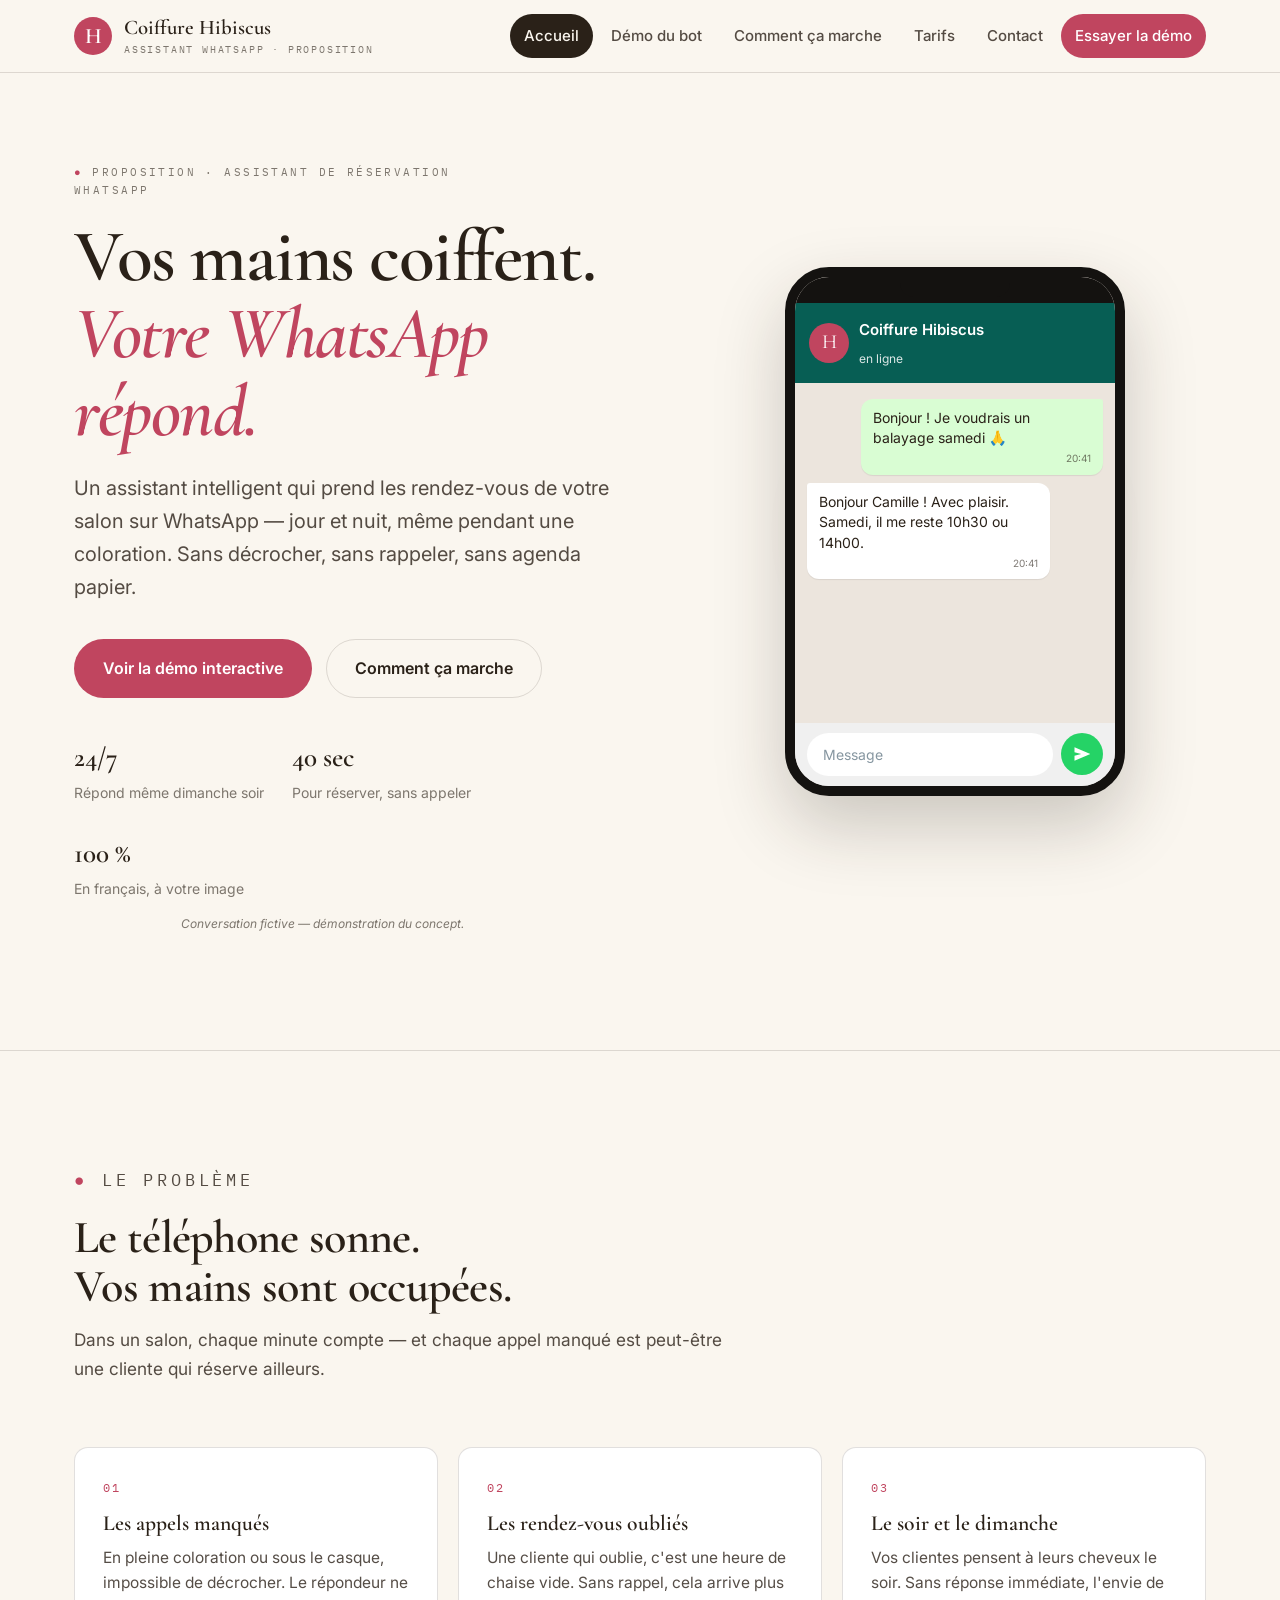
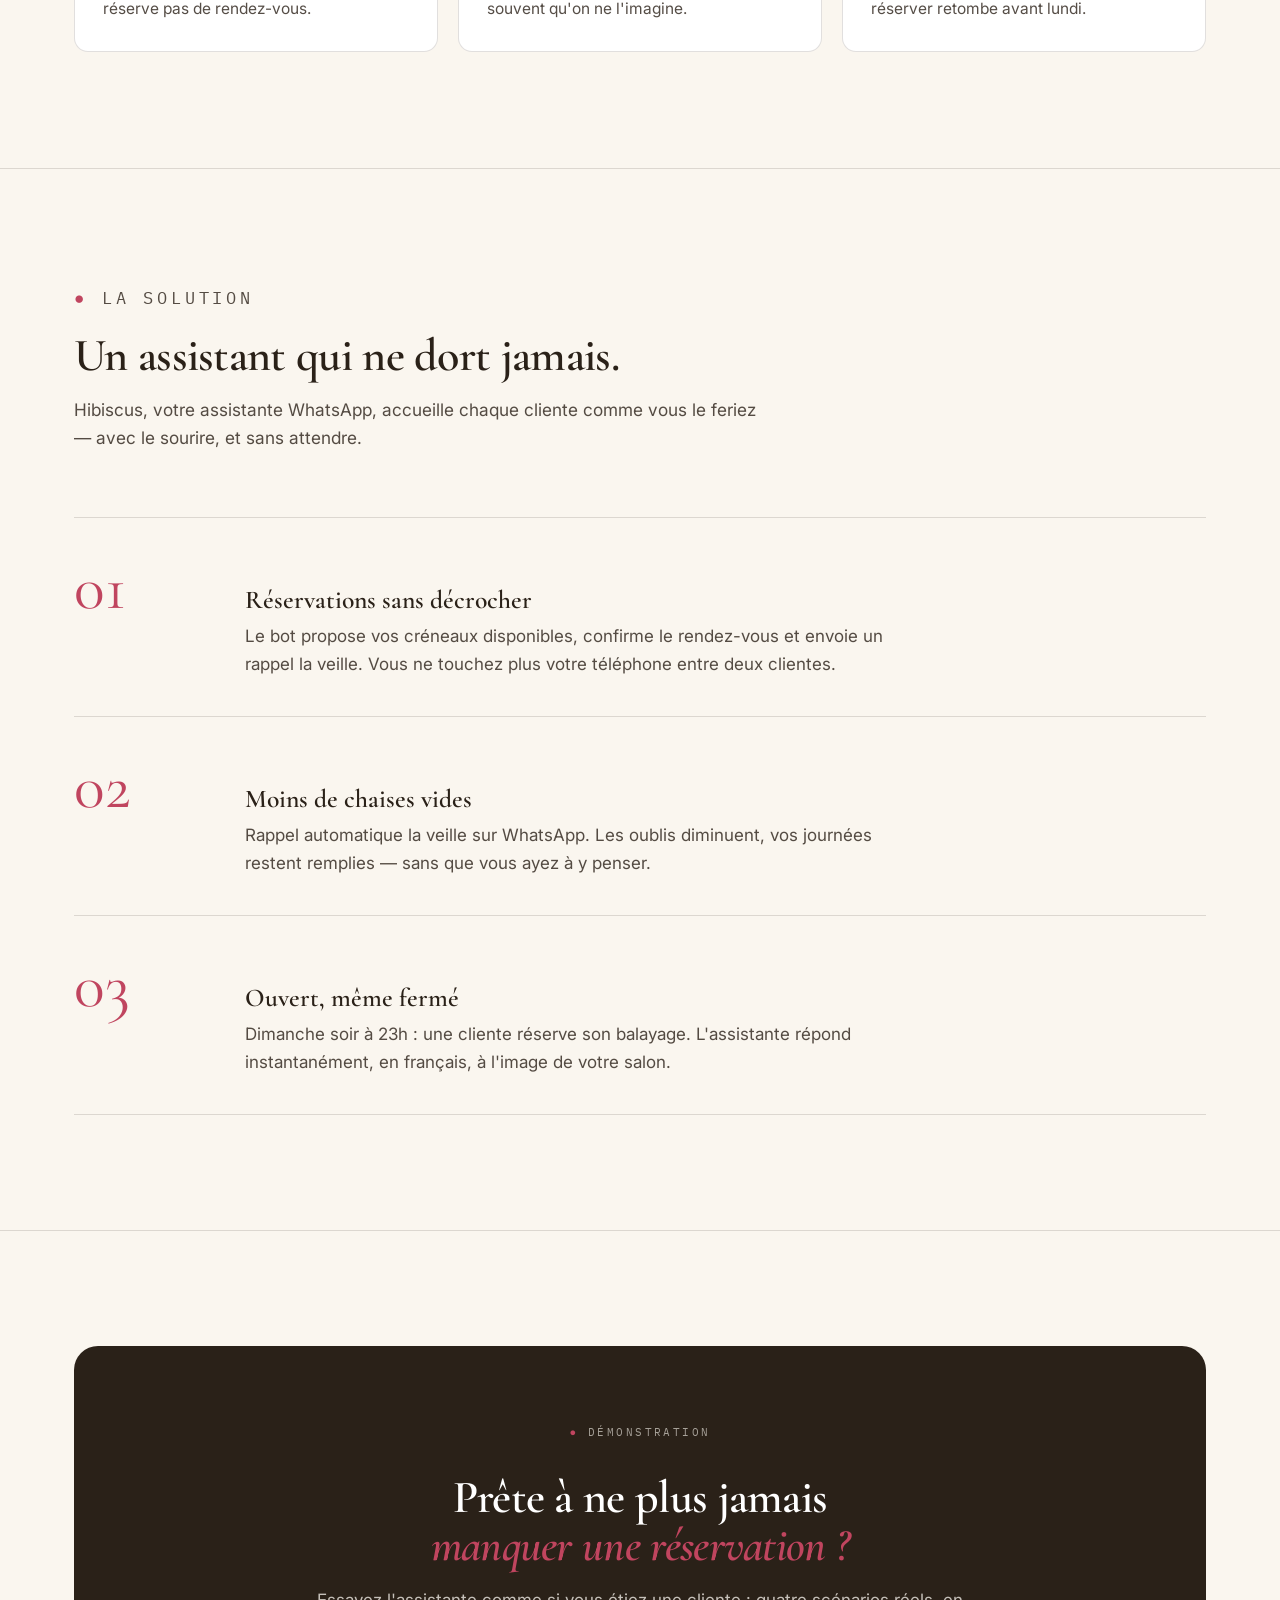
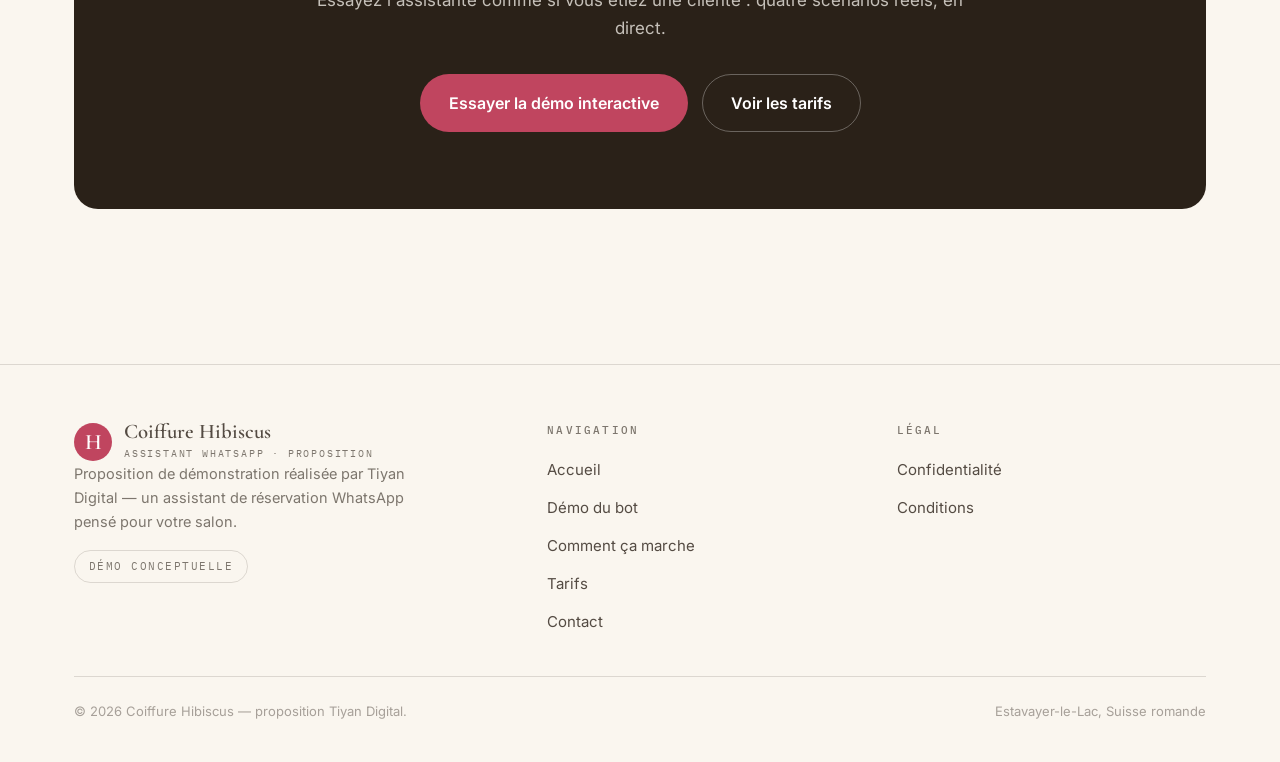
<file: index.html>
<!DOCTYPE html>
<html lang="fr">
<head>
  <script>document.documentElement.classList.add('js');</script>
  <meta charset="UTF-8">
  <meta name="viewport" content="width=device-width, initial-scale=1.0">
  <title>Coiffure Hibiscus — Assistant de réservation WhatsApp | Proposition</title>
  <meta name="description" content="Proposition : un assistant intelligent qui prend les rendez-vous de votre salon sur WhatsApp, jour et nuit. Démo interactive.">
  <link rel="preconnect" href="https://fonts.googleapis.com">
  <link rel="preconnect" href="https://fonts.gstatic.com" crossorigin>
  <link href="https://fonts.googleapis.com/css2?family=Cormorant+Garamond:ital,wght@0,500;0,600;1,500&family=Inter:wght@400;500;600&family=IBM+Plex+Mono:wght@400;500&display=swap" rel="stylesheet">
  <link rel="stylesheet" href="css/style.css">
  <link rel="icon" href="data:image/svg+xml,<svg xmlns='http://www.w3.org/2000/svg' viewBox='0 0 100 100'><circle cx='50' cy='50' r='46' fill='%23C0455F'/><text x='50' y='68' font-size='52' text-anchor='middle' fill='white' font-family='Georgia'>H</text></svg>">
</head>
<body>
  <header class="site-header">
    <div class="nav-inner">
      <a class="brand" href="index.html" aria-label="Coiffure Hibiscus — accueil">
        <span class="brand-mark" aria-hidden="true">H</span>
        <span><span class="brand-name" data-business="name">Coiffure Hibiscus</span>
        <span class="brand-sub">Assistant WhatsApp · Proposition</span></span>
      </a>
      <button class="menu-toggle" aria-expanded="false" aria-controls="nav-links">Menu</button>
      <nav aria-label="Navigation principale">
        <ul class="nav-links" id="nav-links">
          <li><a href="index.html" aria-current="page">Accueil</a></li>
          <li><a href="bot-demo.html">Démo du bot</a></li>
          <li><a href="comment-ca-marche.html">Comment ça marche</a></li>
          <li><a href="tarifs.html">Tarifs</a></li>
          <li><a href="contact.html">Contact</a></li>
          <li><a href="bot-demo.html" class="nav-cta">Essayer la démo</a></li>
        </ul>
      </nav>
    </div>
  </header>

  <main>
    <section class="hero">
      <div class="wrap hero-grid">
        <div>
          <p class="eyebrow rise"><span class="dot">●</span> Proposition · Assistant de réservation WhatsApp</p>
          <h1 class="rise">Vos mains coiffent.<br><em>Votre WhatsApp répond.</em></h1>
          <p class="lede rise">Un assistant intelligent qui prend les rendez-vous de votre salon sur WhatsApp — jour et nuit, même pendant une coloration. Sans décrocher, sans rappeler, sans agenda papier.</p>
          <div class="hero-ctas rise">
            <a class="btn btn-primary" href="bot-demo.html">Voir la démo interactive</a>
            <a class="btn btn-ghost" href="comment-ca-marche.html">Comment ça marche</a>
          </div>
          <div class="hero-proof rise">
            <div><strong>24/7</strong>Répond même dimanche soir</div>
            <div><strong>40&nbsp;sec</strong>Pour réserver, sans appeler</div>
            <div><strong>100&nbsp;%</strong>En français, à votre image</div>
          </div>
        </div>
        <div class="phone-stage rise" aria-label="Démonstration animée d'une réservation WhatsApp">
          <div class="phone">
            <div class="phone-notch"><span></span></div>
            <div class="wa-head">
              <span class="wa-avatar" aria-hidden="true">H</span>
              <span><span class="wa-name" data-business="name">Coiffure Hibiscus</span><br><span class="wa-status">en ligne</span></span>
            </div>
            <div class="wa-body" id="hero-chat" aria-live="polite"></div>
            <div class="wa-input" aria-hidden="true">
              <span class="fake-field">Message</span>
              <span class="fake-send"><svg width="20" height="20" viewBox="0 0 24 24" fill="none"><path d="M3 20v-6l8-2-8-2V4l19 8-19 8z" fill="#fff"/></svg></span>
            </div>
          </div>
        </div>
      </div>
      <div class="wrap"><p class="demo-note">Conversation fictive — démonstration du concept.</p></div>
    </section>

    <section>
      <div class="wrap">
        <div class="section-head rise">
          <p class="eyebrow"><span class="dot">●</span> Le problème</p>
          <h2>Le téléphone sonne.<br>Vos mains sont occupées.</h2>
          <p>Dans un salon, chaque minute compte — et chaque appel manqué est peut-être une cliente qui réserve ailleurs.</p>
        </div>
        <div class="pain-grid">
          <article class="pain-card rise">
            <span class="num">01</span>
            <h3>Les appels manqués</h3>
            <p>En pleine coloration ou sous le casque, impossible de décrocher. Le répondeur ne réserve pas de rendez-vous.</p>
          </article>
          <article class="pain-card rise">
            <span class="num">02</span>
            <h3>Les rendez-vous oubliés</h3>
            <p>Une cliente qui oublie, c'est une heure de chaise vide. Sans rappel, cela arrive plus souvent qu'on ne l'imagine.</p>
          </article>
          <article class="pain-card rise">
            <span class="num">03</span>
            <h3>Le soir et le dimanche</h3>
            <p>Vos clientes pensent à leurs cheveux le soir. Sans réponse immédiate, l'envie de réserver retombe avant lundi.</p>
          </article>
        </div>
      </div>
    </section>

    <section>
      <div class="wrap">
        <div class="section-head rise">
          <p class="eyebrow"><span class="dot">●</span> La solution</p>
          <h2>Un assistant qui ne dort jamais.</h2>
          <p>Hibiscus, votre assistante WhatsApp, accueille chaque cliente comme vous le feriez — avec le sourire, et sans attendre.</p>
        </div>
        <div class="benefit rise">
          <span class="bnum">01</span>
          <div><h3>Réservations sans décrocher</h3>
          <p>Le bot propose vos créneaux disponibles, confirme le rendez-vous et envoie un rappel la veille. Vous ne touchez plus votre téléphone entre deux clientes.</p></div>
        </div>
        <div class="benefit rise">
          <span class="bnum">02</span>
          <div><h3>Moins de chaises vides</h3>
          <p>Rappel automatique la veille sur WhatsApp. Les oublis diminuent, vos journées restent remplies — sans que vous ayez à y penser.</p></div>
        </div>
        <div class="benefit rise">
          <span class="bnum">03</span>
          <div><h3>Ouvert, même fermé</h3>
          <p>Dimanche soir à 23h : une cliente réserve son balayage. L'assistante répond instantanément, en français, à l'image de votre salon.</p></div>
        </div>
      </div>
    </section>

    <section>
      <div class="wrap">
        <div class="cta-band rise">
          <p class="eyebrow" style="color: rgba(250,246,239,0.6)"><span class="dot">●</span> Démonstration</p>
          <h2>Prête à ne plus jamais<br><em>manquer une réservation ?</em></h2>
          <p>Essayez l'assistante comme si vous étiez une cliente : quatre scénarios réels, en direct.</p>
          <div class="hero-ctas">
            <a class="btn btn-primary" href="bot-demo.html">Essayer la démo interactive</a>
            <a class="btn btn-ghost" style="color:#fff; border-color: rgba(255,255,255,0.3)" href="tarifs.html">Voir les tarifs</a>
          </div>
        </div>
      </div>
    </section>
  </main>

  <footer class="site-footer">
    <div class="wrap">
      <div class="foot-grid">
        <div class="foot-brand">
          <a class="brand" href="index.html"><span class="brand-mark" aria-hidden="true">H</span>
          <span><span class="brand-name" data-business="name">Coiffure Hibiscus</span>
          <span class="brand-sub">Assistant WhatsApp · Proposition</span></span></a>
          <p>Proposition de démonstration réalisée par Tiyan Digital — un assistant de réservation WhatsApp pensé pour votre salon.</p>
          <p><span class="demo-badge">Démo conceptuelle</span></p>
        </div>
        <div>
          <h4>Navigation</h4>
          <ul>
            <li><a href="index.html">Accueil</a></li>
            <li><a href="bot-demo.html">Démo du bot</a></li>
            <li><a href="comment-ca-marche.html">Comment ça marche</a></li>
            <li><a href="tarifs.html">Tarifs</a></li>
            <li><a href="contact.html">Contact</a></li>
          </ul>
        </div>
        <div>
          <h4>Légal</h4>
          <ul>
            <li><a href="confidentialite.html">Confidentialité</a></li>
            <li><a href="conditions.html">Conditions</a></li>
          </ul>
        </div>
      </div>
      <div class="foot-bottom">
        <span>© <span data-year>2026</span> <span data-business="name">Coiffure Hibiscus</span> — proposition Tiyan Digital.</span>
        <span>Estavayer-le-Lac, Suisse romande</span>
      </div>
    </div>
  </footer>

  <script src="js/config.js"></script>
  <script src="js/main.js"></script>
  <script src="js/chat.js"></script>
</body>
</html>
</file>
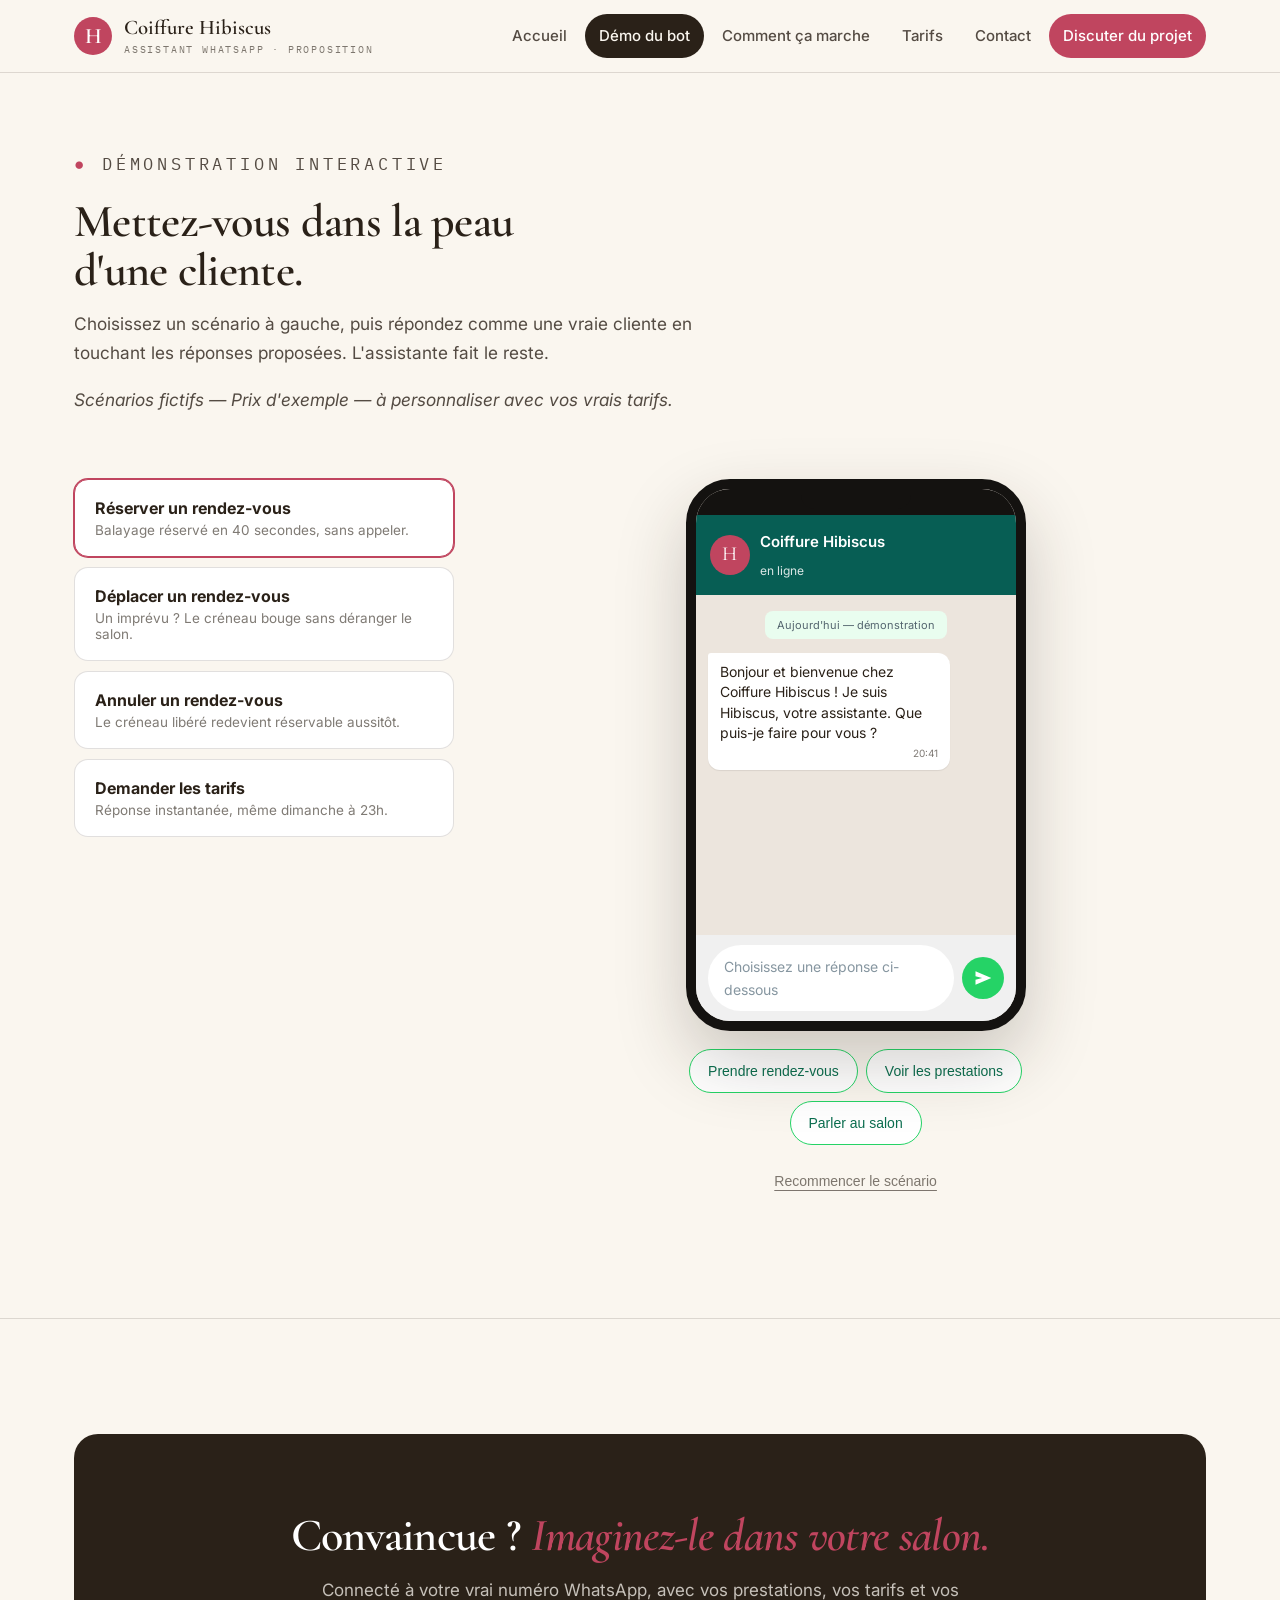
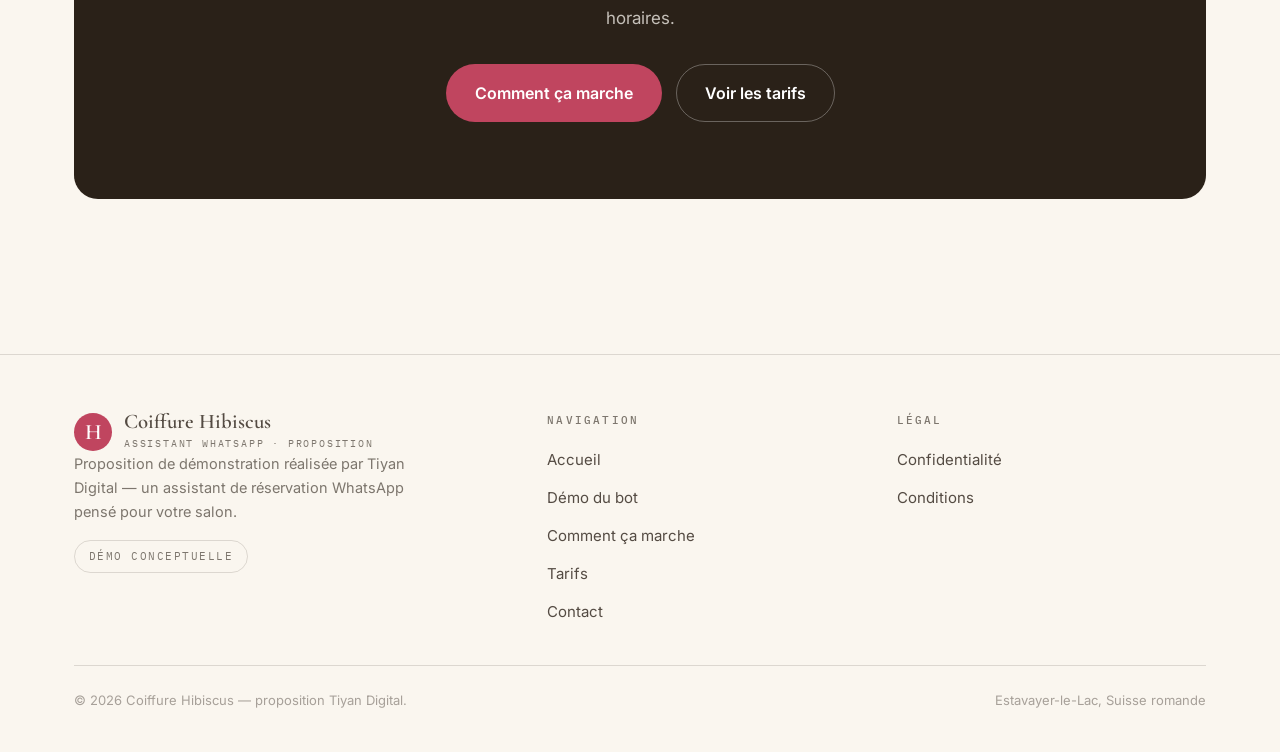
<file: bot-demo.html>
<!DOCTYPE html>
<html lang="fr">
<head>
  <script>document.documentElement.classList.add('js');</script>
  <meta charset="UTF-8">
  <meta name="viewport" content="width=device-width, initial-scale=1.0">
  <title>Démo interactive — Assistant WhatsApp | Coiffure Hibiscus</title>
  <meta name="description" content="Essayez l'assistante WhatsApp comme une vraie cliente : réservation, déplacement, annulation, tarifs. Démonstration interactive.">
  <link rel="preconnect" href="https://fonts.googleapis.com">
  <link rel="preconnect" href="https://fonts.gstatic.com" crossorigin>
  <link href="https://fonts.googleapis.com/css2?family=Cormorant+Garamond:ital,wght@0,500;0,600;1,500&family=Inter:wght@400;500;600&family=IBM+Plex+Mono:wght@400;500&display=swap" rel="stylesheet">
  <link rel="stylesheet" href="css/style.css">
  <link rel="icon" href="data:image/svg+xml,<svg xmlns='http://www.w3.org/2000/svg' viewBox='0 0 100 100'><circle cx='50' cy='50' r='46' fill='%23C0455F'/><text x='50' y='68' font-size='52' text-anchor='middle' fill='white' font-family='Georgia'>H</text></svg>">
</head>
<body>
  <header class="site-header">
    <div class="nav-inner">
      <a class="brand" href="index.html" aria-label="Coiffure Hibiscus — accueil">
        <span class="brand-mark" aria-hidden="true">H</span>
        <span><span class="brand-name" data-business="name">Coiffure Hibiscus</span>
        <span class="brand-sub">Assistant WhatsApp · Proposition</span></span>
      </a>
      <button class="menu-toggle" aria-expanded="false" aria-controls="nav-links">Menu</button>
      <nav aria-label="Navigation principale">
        <ul class="nav-links" id="nav-links">
          <li><a href="index.html">Accueil</a></li>
          <li><a href="bot-demo.html" aria-current="page">Démo du bot</a></li>
          <li><a href="comment-ca-marche.html">Comment ça marche</a></li>
          <li><a href="tarifs.html">Tarifs</a></li>
          <li><a href="contact.html">Contact</a></li>
          <li><a href="contact.html" class="nav-cta">Discuter du projet</a></li>
        </ul>
      </nav>
    </div>
  </header>

  <main>
    <section style="padding-top: clamp(48px, 6vw, 88px)">
      <div class="wrap">
        <div class="section-head rise">
          <p class="eyebrow"><span class="dot">●</span> Démonstration interactive</p>
          <h2>Mettez-vous dans la peau<br>d'une cliente.</h2>
          <p>Choisissez un scénario à gauche, puis répondez comme une vraie cliente en touchant les réponses proposées. L'assistante fait le reste.</p>
          <p class="demo-note" style="text-align:left; margin-top: 10px;">Scénarios fictifs — <span id="demo-price-note"></span></p>
        </div>
        <div class="demo-layout">
          <div class="scenario-list rise" role="tablist" aria-label="Scénarios de démonstration">
            <button type="button" class="scenario-btn active" data-scenario="reservation" role="tab">
              <strong>Réserver un rendez-vous</strong>
              <span>Balayage réservé en 40 secondes, sans appeler.</span>
            </button>
            <button type="button" class="scenario-btn" data-scenario="deplacer" role="tab">
              <strong>Déplacer un rendez-vous</strong>
              <span>Un imprévu ? Le créneau bouge sans déranger le salon.</span>
            </button>
            <button type="button" class="scenario-btn" data-scenario="annulation" role="tab">
              <strong>Annuler un rendez-vous</strong>
              <span>Le créneau libéré redevient réservable aussitôt.</span>
            </button>
            <button type="button" class="scenario-btn" data-scenario="tarifs" role="tab">
              <strong>Demander les tarifs</strong>
              <span>Réponse instantanée, même dimanche à 23h.</span>
            </button>
          </div>
          <div class="chat-panel rise">
            <div class="phone" role="log" aria-label="Conversation WhatsApp simulée">
              <div class="phone-notch"><span></span></div>
              <div class="wa-head">
                <span class="wa-avatar" aria-hidden="true">H</span>
                <span><span class="wa-name" data-business="name">Coiffure Hibiscus</span><br><span class="wa-status">en ligne</span></span>
              </div>
              <div class="wa-body" id="chat-body" aria-live="polite"></div>
              <div class="wa-input" aria-hidden="true">
                <span class="fake-field">Choisissez une réponse ci-dessous</span>
                <span class="fake-send"><svg width="20" height="20" viewBox="0 0 24 24" fill="none"><path d="M3 20v-6l8-2-8-2V4l19 8-19 8z" fill="#fff"/></svg></span>
              </div>
            </div>
            <div class="quick-replies" id="quick-replies" aria-label="Réponses proposées"></div>
            <button type="button" class="demo-reset" id="demo-reset-all">Recommencer le scénario</button>
          </div>
        </div>
      </div>
    </section>

    <section>
      <div class="wrap">
        <div class="cta-band rise">
          <h2>Convaincue ? <em>Imaginez-le dans votre salon.</em></h2>
          <p>Connecté à votre vrai numéro WhatsApp, avec vos prestations, vos tarifs et vos horaires.</p>
          <div class="hero-ctas">
            <a class="btn btn-primary" href="comment-ca-marche.html">Comment ça marche</a>
            <a class="btn btn-ghost" style="color:#fff; border-color: rgba(255,255,255,0.3)" href="tarifs.html">Voir les tarifs</a>
          </div>
        </div>
      </div>
    </section>
  </main>

  <footer class="site-footer">
    <div class="wrap">
      <div class="foot-grid">
        <div class="foot-brand">
          <a class="brand" href="index.html"><span class="brand-mark" aria-hidden="true">H</span>
          <span><span class="brand-name" data-business="name">Coiffure Hibiscus</span>
          <span class="brand-sub">Assistant WhatsApp · Proposition</span></span></a>
          <p>Proposition de démonstration réalisée par Tiyan Digital — un assistant de réservation WhatsApp pensé pour votre salon.</p>
          <p><span class="demo-badge">Démo conceptuelle</span></p>
        </div>
        <div>
          <h4>Navigation</h4>
          <ul>
            <li><a href="index.html">Accueil</a></li>
            <li><a href="bot-demo.html">Démo du bot</a></li>
            <li><a href="comment-ca-marche.html">Comment ça marche</a></li>
            <li><a href="tarifs.html">Tarifs</a></li>
            <li><a href="contact.html">Contact</a></li>
          </ul>
        </div>
        <div>
          <h4>Légal</h4>
          <ul>
            <li><a href="confidentialite.html">Confidentialité</a></li>
            <li><a href="conditions.html">Conditions</a></li>
          </ul>
        </div>
      </div>
      <div class="foot-bottom">
        <span>© <span data-year>2026</span> <span data-business="name">Coiffure Hibiscus</span> — proposition Tiyan Digital.</span>
        <span>Estavayer-le-Lac, Suisse romande</span>
      </div>
    </div>
  </footer>

  <script src="js/config.js"></script>
  <script src="js/main.js"></script>
  <script src="js/chat.js"></script>
</body>
</html>
</file>
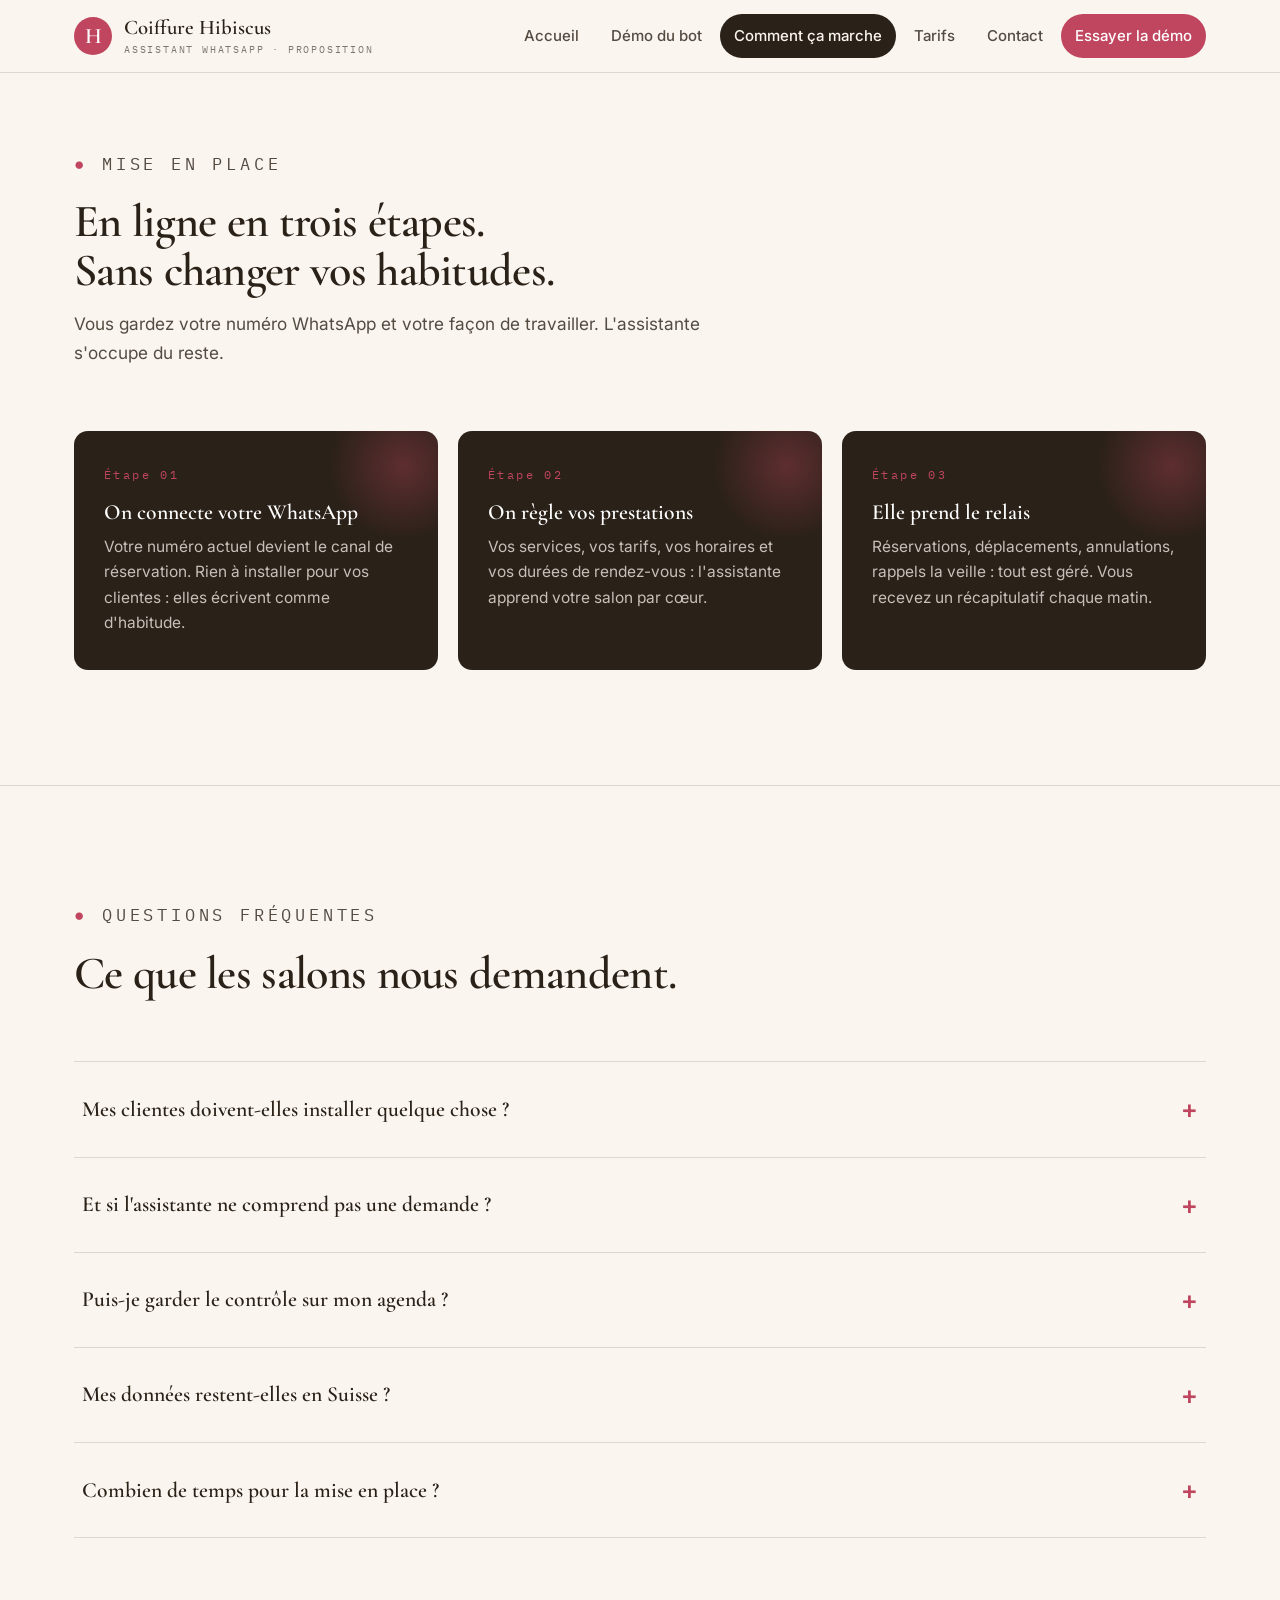
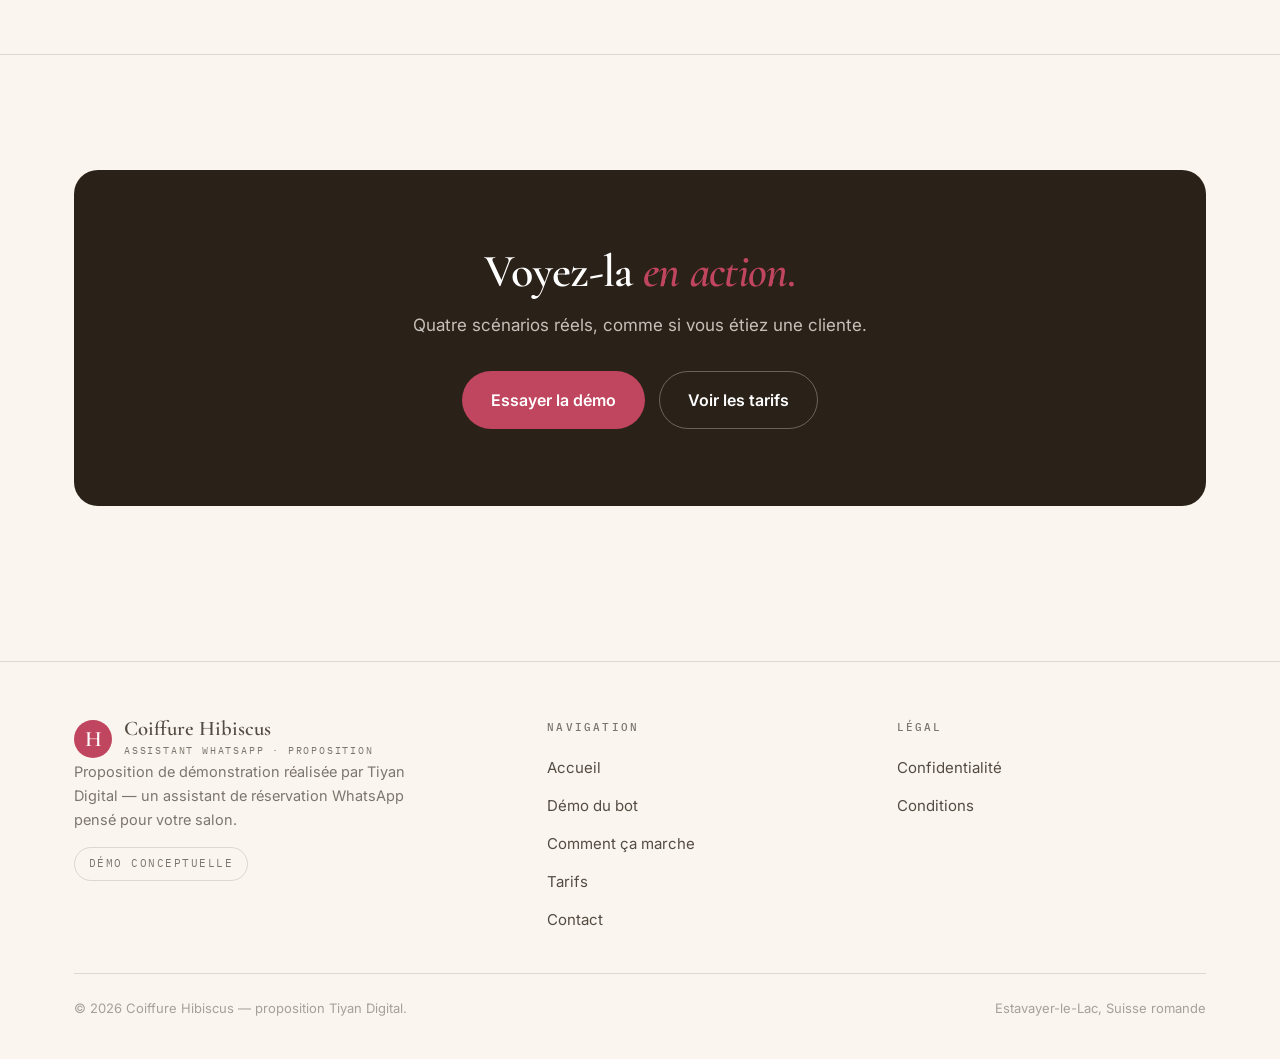
<file: comment-ca-marche.html>
<!DOCTYPE html>
<html lang="fr">
<head>
  <script>document.documentElement.classList.add('js');</script>
  <meta charset="UTF-8">
  <meta name="viewport" content="width=device-width, initial-scale=1.0">
  <title>Comment ça marche — Assistant WhatsApp | Coiffure Hibiscus</title>
  <meta name="description" content="Mise en place en 3 étapes : on connecte votre WhatsApp, on règle vos prestations et horaires, l'assistante prend le relais.">
  <link rel="preconnect" href="https://fonts.googleapis.com">
  <link rel="preconnect" href="https://fonts.gstatic.com" crossorigin>
  <link href="https://fonts.googleapis.com/css2?family=Cormorant+Garamond:ital,wght@0,500;0,600;1,500&family=Inter:wght@400;500;600&family=IBM+Plex+Mono:wght@400;500&display=swap" rel="stylesheet">
  <link rel="stylesheet" href="css/style.css">
  <link rel="icon" href="data:image/svg+xml,<svg xmlns='http://www.w3.org/2000/svg' viewBox='0 0 100 100'><circle cx='50' cy='50' r='46' fill='%23C0455F'/><text x='50' y='68' font-size='52' text-anchor='middle' fill='white' font-family='Georgia'>H</text></svg>">
</head>
<body>
  <header class="site-header">
    <div class="nav-inner">
      <a class="brand" href="index.html" aria-label="Coiffure Hibiscus — accueil">
        <span class="brand-mark" aria-hidden="true">H</span>
        <span><span class="brand-name" data-business="name">Coiffure Hibiscus</span>
        <span class="brand-sub">Assistant WhatsApp · Proposition</span></span>
      </a>
      <button class="menu-toggle" aria-expanded="false" aria-controls="nav-links">Menu</button>
      <nav aria-label="Navigation principale">
        <ul class="nav-links" id="nav-links">
          <li><a href="index.html">Accueil</a></li>
          <li><a href="bot-demo.html">Démo du bot</a></li>
          <li><a href="comment-ca-marche.html" aria-current="page">Comment ça marche</a></li>
          <li><a href="tarifs.html">Tarifs</a></li>
          <li><a href="contact.html">Contact</a></li>
          <li><a href="bot-demo.html" class="nav-cta">Essayer la démo</a></li>
        </ul>
      </nav>
    </div>
  </header>

  <main>
    <section style="padding-top: clamp(48px, 6vw, 88px)">
      <div class="wrap">
        <div class="section-head rise">
          <p class="eyebrow"><span class="dot">●</span> Mise en place</p>
          <h2>En ligne en trois étapes.<br>Sans changer vos habitudes.</h2>
          <p>Vous gardez votre numéro WhatsApp et votre façon de travailler. L'assistante s'occupe du reste.</p>
        </div>
        <div class="steps">
          <article class="step rise">
            <span class="snum">Étape 01</span>
            <h3>On connecte votre WhatsApp</h3>
            <p>Votre numéro actuel devient le canal de réservation. Rien à installer pour vos clientes : elles écrivent comme d'habitude.</p>
          </article>
          <article class="step rise">
            <span class="snum">Étape 02</span>
            <h3>On règle vos prestations</h3>
            <p>Vos services, vos tarifs, vos horaires et vos durées de rendez-vous : l'assistante apprend votre salon par cœur.</p>
          </article>
          <article class="step rise">
            <span class="snum">Étape 03</span>
            <h3>Elle prend le relais</h3>
            <p>Réservations, déplacements, annulations, rappels la veille : tout est géré. Vous recevez un récapitulatif chaque matin.</p>
          </article>
        </div>
      </div>
    </section>

    <section>
      <div class="wrap">
        <div class="section-head rise">
          <p class="eyebrow"><span class="dot">●</span> Questions fréquentes</p>
          <h2>Ce que les salons nous demandent.</h2>
        </div>
        <div class="faq rise">
          <details>
            <summary>Mes clientes doivent-elles installer quelque chose ?</summary>
            <div class="a"><p>Non. Tout se passe dans WhatsApp, qu'elles utilisent déjà. Elles écrivent un message, l'assistante répond — c'est tout.</p></div>
          </details>
          <details>
            <summary>Et si l'assistante ne comprend pas une demande ?</summary>
            <div class="a"><p>Elle vous transfère la conversation avec le contexte complet. Vous ne perdez jamais une cliente : les cas particuliers arrivent directement à vous.</p></div>
          </details>
          <details>
            <summary>Puis-je garder le contrôle sur mon agenda ?</summary>
            <div class="a"><p>Oui. Vous définissez les créneaux réservables, les durées par prestation et vos jours de fermeture. L'assistante ne propose que ce que vous autorisez.</p></div>
          </details>
          <details>
            <summary>Mes données restent-elles en Suisse ?</summary>
            <div class="a"><p>L'hébergement est choisi pour respecter la LPD (loi fédérale sur la protection des données). Les détails techniques sont précisés dans le devis, avant tout engagement.</p></div>
          </details>
          <details>
            <summary>Combien de temps pour la mise en place ?</summary>
            <div class="a"><p>Comptez quelques jours : un appel pour comprendre votre salon, la configuration de vos prestations, puis des tests avec vous avant le lancement.</p></div>
          </details>
        </div>
      </div>
    </section>

    <section>
      <div class="wrap">
        <div class="cta-band rise">
          <h2>Voyez-la <em>en action.</em></h2>
          <p>Quatre scénarios réels, comme si vous étiez une cliente.</p>
          <div class="hero-ctas">
            <a class="btn btn-primary" href="bot-demo.html">Essayer la démo</a>
            <a class="btn btn-ghost" style="color:#fff; border-color: rgba(255,255,255,0.3)" href="tarifs.html">Voir les tarifs</a>
          </div>
        </div>
      </div>
    </section>
  </main>

  <footer class="site-footer">
    <div class="wrap">
      <div class="foot-grid">
        <div class="foot-brand">
          <a class="brand" href="index.html"><span class="brand-mark" aria-hidden="true">H</span>
          <span><span class="brand-name" data-business="name">Coiffure Hibiscus</span>
          <span class="brand-sub">Assistant WhatsApp · Proposition</span></span></a>
          <p>Proposition de démonstration réalisée par Tiyan Digital — un assistant de réservation WhatsApp pensé pour votre salon.</p>
          <p><span class="demo-badge">Démo conceptuelle</span></p>
        </div>
        <div>
          <h4>Navigation</h4>
          <ul>
            <li><a href="index.html">Accueil</a></li>
            <li><a href="bot-demo.html">Démo du bot</a></li>
            <li><a href="comment-ca-marche.html">Comment ça marche</a></li>
            <li><a href="tarifs.html">Tarifs</a></li>
            <li><a href="contact.html">Contact</a></li>
          </ul>
        </div>
        <div>
          <h4>Légal</h4>
          <ul>
            <li><a href="confidentialite.html">Confidentialité</a></li>
            <li><a href="conditions.html">Conditions</a></li>
          </ul>
        </div>
      </div>
      <div class="foot-bottom">
        <span>© <span data-year>2026</span> <span data-business="name">Coiffure Hibiscus</span> — proposition Tiyan Digital.</span>
        <span>Estavayer-le-Lac, Suisse romande</span>
      </div>
    </div>
  </footer>

  <script src="js/config.js"></script>
  <script src="js/main.js"></script>
  <script src="js/chat.js"></script>
</body>
</html>
</file>
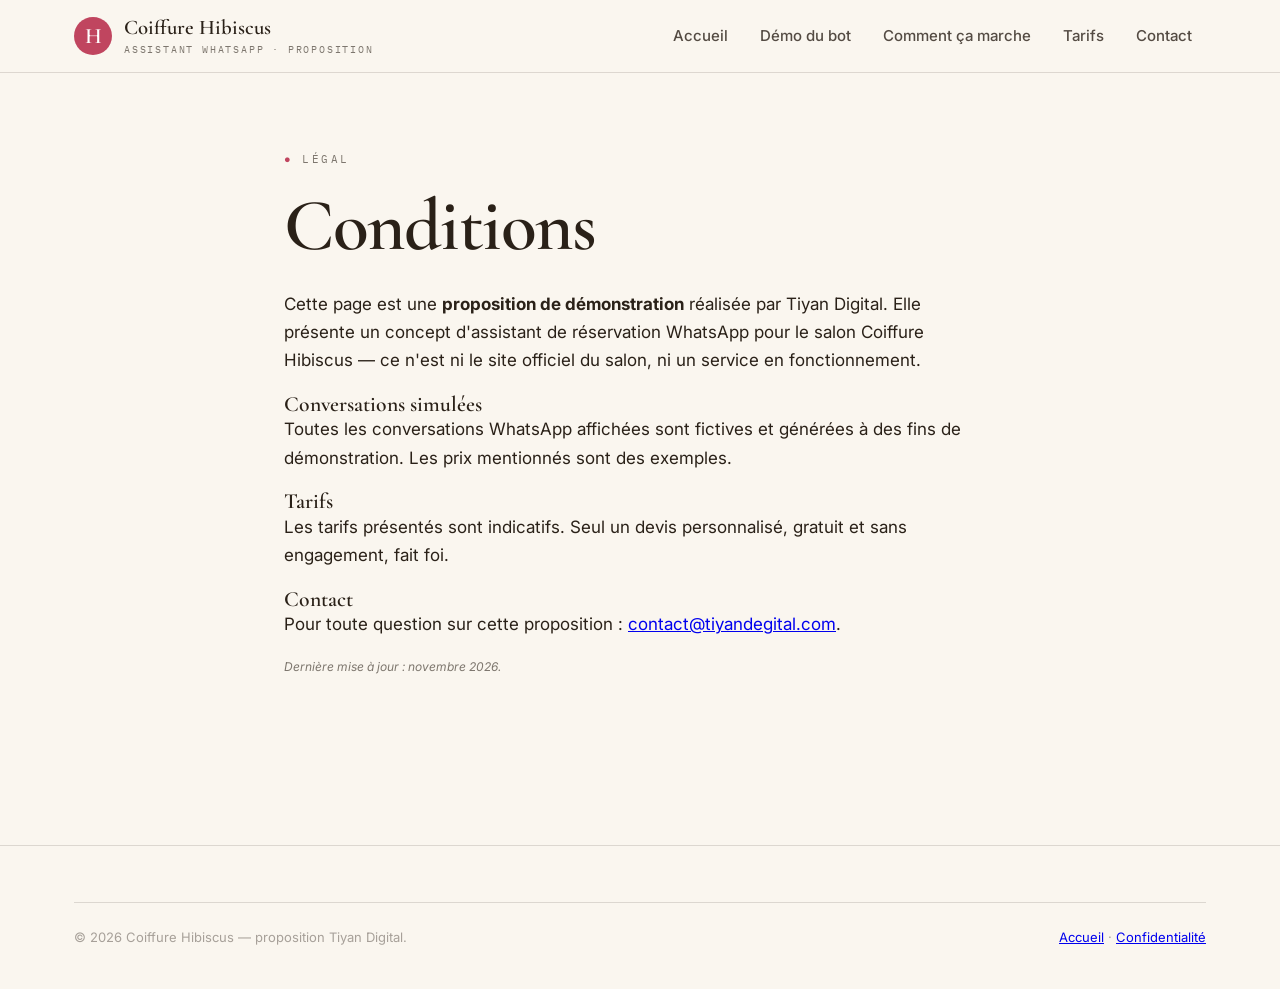
<file: conditions.html>
<!DOCTYPE html>
<html lang="fr">
<head>
  <script>document.documentElement.classList.add('js');</script>
  <meta charset="UTF-8">
  <meta name="viewport" content="width=device-width, initial-scale=1.0">
  <title>Conditions | Coiffure Hibiscus — Proposition</title>
  <meta name="description" content="Conditions d'utilisation de la page de démonstration.">
  <link rel="preconnect" href="https://fonts.googleapis.com">
  <link rel="preconnect" href="https://fonts.gstatic.com" crossorigin>
  <link href="https://fonts.googleapis.com/css2?family=Cormorant+Garamond:ital,wght@0,500;0,600;1,500&family=Inter:wght@400;500;600&family=IBM+Plex+Mono:wght@400;500&display=swap" rel="stylesheet">
  <link rel="stylesheet" href="css/style.css">
  <link rel="icon" href="data:image/svg+xml,<svg xmlns='http://www.w3.org/2000/svg' viewBox='0 0 100 100'><circle cx='50' cy='50' r='46' fill='%23C0455F'/><text x='50' y='68' font-size='52' text-anchor='middle' fill='white' font-family='Georgia'>H</text></svg>">
</head>
<body>
  <header class="site-header">
    <div class="nav-inner">
      <a class="brand" href="index.html"><span class="brand-mark" aria-hidden="true">H</span>
      <span><span class="brand-name" data-business="name">Coiffure Hibiscus</span>
      <span class="brand-sub">Assistant WhatsApp · Proposition</span></span></a>
      <button class="menu-toggle" aria-expanded="false" aria-controls="nav-links">Menu</button>
      <nav aria-label="Navigation principale">
        <ul class="nav-links" id="nav-links">
          <li><a href="index.html">Accueil</a></li>
          <li><a href="bot-demo.html">Démo du bot</a></li>
          <li><a href="comment-ca-marche.html">Comment ça marche</a></li>
          <li><a href="tarifs.html">Tarifs</a></li>
          <li><a href="contact.html">Contact</a></li>
        </ul>
      </nav>
    </div>
  </header>
  <main>
    <section style="padding-top: clamp(48px, 6vw, 88px)">
      <div class="wrap" style="max-width: 760px">
        <p class="eyebrow"><span class="dot">●</span> Légal</p>
        <h1 style="margin-bottom: 1.6rem">Conditions</h1>
        <p>Cette page est une <strong>proposition de démonstration</strong> réalisée par Tiyan Digital. Elle présente un concept d'assistant de réservation WhatsApp pour le salon <span data-business="name">Coiffure Hibiscus</span> — ce n'est ni le site officiel du salon, ni un service en fonctionnement.</p>
        <h3>Conversations simulées</h3>
        <p>Toutes les conversations WhatsApp affichées sont fictives et générées à des fins de démonstration. Les prix mentionnés sont des exemples.</p>
        <h3>Tarifs</h3>
        <p>Les tarifs présentés sont indicatifs. Seul un devis personnalisé, gratuit et sans engagement, fait foi.</p>
        <h3>Contact</h3>
        <p>Pour toute question sur cette proposition : <a href="mailto:contact@tiyandegital.com">contact@tiyandegital.com</a>.</p>
        <p class="demo-note" style="text-align:left">Dernière mise à jour : novembre 2026.</p>
      </div>
    </section>
  </main>
  <footer class="site-footer">
    <div class="wrap">
      <div class="foot-bottom">
        <span>© <span data-year>2026</span> <span data-business="name">Coiffure Hibiscus</span> — proposition Tiyan Digital.</span>
        <span><a href="index.html">Accueil</a> · <a href="confidentialite.html">Confidentialité</a></span>
      </div>
    </div>
  </footer>
  <script src="js/config.js"></script>
  <script src="js/main.js"></script>
  <script src="js/chat.js"></script>
</body>
</html>
</file>
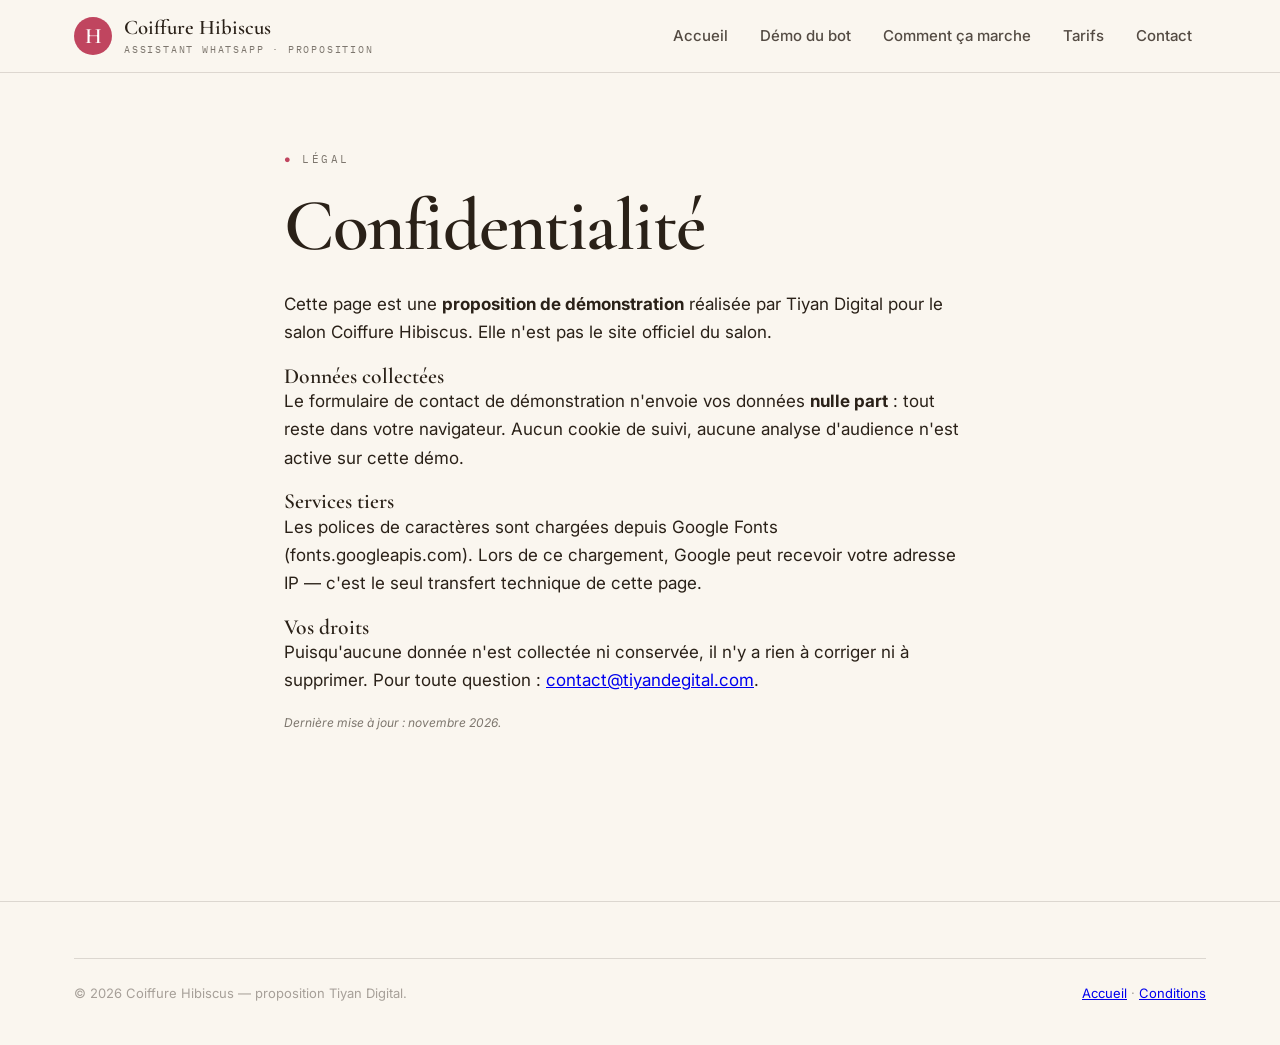
<file: confidentialite.html>
<!DOCTYPE html>
<html lang="fr">
<head>
  <script>document.documentElement.classList.add('js');</script>
  <meta charset="UTF-8">
  <meta name="viewport" content="width=device-width, initial-scale=1.0">
  <title>Confidentialité | Coiffure Hibiscus — Proposition</title>
  <meta name="description" content="Politique de confidentialité de la page de démonstration.">
  <link rel="preconnect" href="https://fonts.googleapis.com">
  <link rel="preconnect" href="https://fonts.gstatic.com" crossorigin>
  <link href="https://fonts.googleapis.com/css2?family=Cormorant+Garamond:ital,wght@0,500;0,600;1,500&family=Inter:wght@400;500;600&family=IBM+Plex+Mono:wght@400;500&display=swap" rel="stylesheet">
  <link rel="stylesheet" href="css/style.css">
  <link rel="icon" href="data:image/svg+xml,<svg xmlns='http://www.w3.org/2000/svg' viewBox='0 0 100 100'><circle cx='50' cy='50' r='46' fill='%23C0455F'/><text x='50' y='68' font-size='52' text-anchor='middle' fill='white' font-family='Georgia'>H</text></svg>">
</head>
<body>
  <header class="site-header">
    <div class="nav-inner">
      <a class="brand" href="index.html"><span class="brand-mark" aria-hidden="true">H</span>
      <span><span class="brand-name" data-business="name">Coiffure Hibiscus</span>
      <span class="brand-sub">Assistant WhatsApp · Proposition</span></span></a>
      <button class="menu-toggle" aria-expanded="false" aria-controls="nav-links">Menu</button>
      <nav aria-label="Navigation principale">
        <ul class="nav-links" id="nav-links">
          <li><a href="index.html">Accueil</a></li>
          <li><a href="bot-demo.html">Démo du bot</a></li>
          <li><a href="comment-ca-marche.html">Comment ça marche</a></li>
          <li><a href="tarifs.html">Tarifs</a></li>
          <li><a href="contact.html">Contact</a></li>
        </ul>
      </nav>
    </div>
  </header>
  <main>
    <section style="padding-top: clamp(48px, 6vw, 88px)">
      <div class="wrap" style="max-width: 760px">
        <p class="eyebrow"><span class="dot">●</span> Légal</p>
        <h1 style="margin-bottom: 1.6rem">Confidentialité</h1>
        <p>Cette page est une <strong>proposition de démonstration</strong> réalisée par Tiyan Digital pour le salon <span data-business="name">Coiffure Hibiscus</span>. Elle n'est pas le site officiel du salon.</p>
        <h3>Données collectées</h3>
        <p>Le formulaire de contact de démonstration n'envoie vos données <strong>nulle part</strong> : tout reste dans votre navigateur. Aucun cookie de suivi, aucune analyse d'audience n'est active sur cette démo.</p>
        <h3>Services tiers</h3>
        <p>Les polices de caractères sont chargées depuis Google Fonts (fonts.googleapis.com). Lors de ce chargement, Google peut recevoir votre adresse IP — c'est le seul transfert technique de cette page.</p>
        <h3>Vos droits</h3>
        <p>Puisqu'aucune donnée n'est collectée ni conservée, il n'y a rien à corriger ni à supprimer. Pour toute question : <a href="mailto:contact@tiyandegital.com">contact@tiyandegital.com</a>.</p>
        <p class="demo-note" style="text-align:left">Dernière mise à jour : novembre 2026.</p>
      </div>
    </section>
  </main>
  <footer class="site-footer">
    <div class="wrap">
      <div class="foot-bottom">
        <span>© <span data-year>2026</span> <span data-business="name">Coiffure Hibiscus</span> — proposition Tiyan Digital.</span>
        <span><a href="index.html">Accueil</a> · <a href="conditions.html">Conditions</a></span>
      </div>
    </div>
  </footer>
  <script src="js/config.js"></script>
  <script src="js/main.js"></script>
  <script src="js/chat.js"></script>
</body>
</html>
</file>
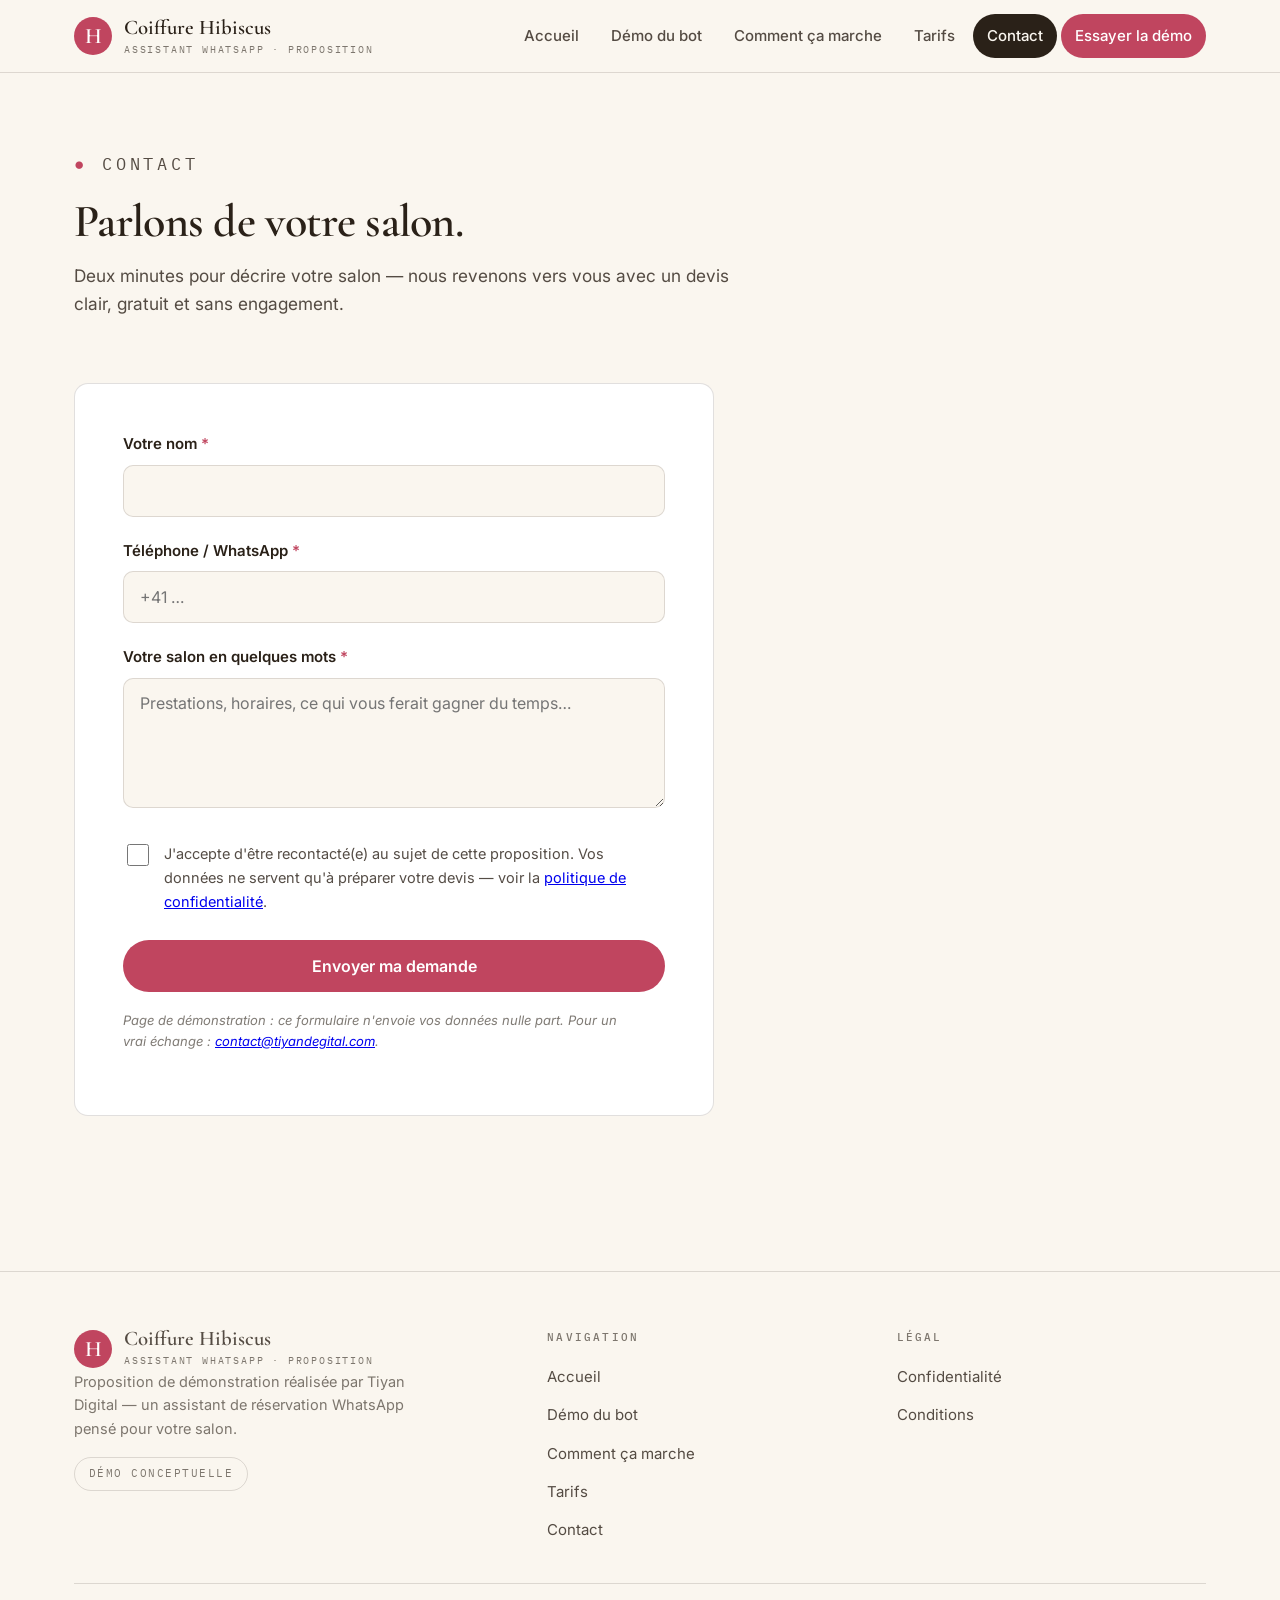
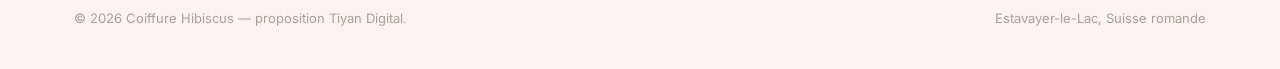
<file: contact.html>
<!DOCTYPE html>
<html lang="fr">
<head>
  <script>document.documentElement.classList.add('js');</script>
  <meta charset="UTF-8">
  <meta name="viewport" content="width=device-width, initial-scale=1.0">
  <title>Contact — Parlons de votre salon | Coiffure Hibiscus</title>
  <meta name="description" content="Contactez Tiyan Digital pour discuter de l'assistante de réservation WhatsApp pour votre salon. Devis gratuit.">
  <link rel="preconnect" href="https://fonts.googleapis.com">
  <link rel="preconnect" href="https://fonts.gstatic.com" crossorigin>
  <link href="https://fonts.googleapis.com/css2?family=Cormorant+Garamond:ital,wght@0,500;0,600;1,500&family=Inter:wght@400;500;600&family=IBM+Plex+Mono:wght@400;500&display=swap" rel="stylesheet">
  <link rel="stylesheet" href="css/style.css">
  <link rel="icon" href="data:image/svg+xml,<svg xmlns='http://www.w3.org/2000/svg' viewBox='0 0 100 100'><circle cx='50' cy='50' r='46' fill='%23C0455F'/><text x='50' y='68' font-size='52' text-anchor='middle' fill='white' font-family='Georgia'>H</text></svg>">
</head>
<body>
  <header class="site-header">
    <div class="nav-inner">
      <a class="brand" href="index.html" aria-label="Coiffure Hibiscus — accueil">
        <span class="brand-mark" aria-hidden="true">H</span>
        <span><span class="brand-name" data-business="name">Coiffure Hibiscus</span>
        <span class="brand-sub">Assistant WhatsApp · Proposition</span></span>
      </a>
      <button class="menu-toggle" aria-expanded="false" aria-controls="nav-links">Menu</button>
      <nav aria-label="Navigation principale">
        <ul class="nav-links" id="nav-links">
          <li><a href="index.html">Accueil</a></li>
          <li><a href="bot-demo.html">Démo du bot</a></li>
          <li><a href="comment-ca-marche.html">Comment ça marche</a></li>
          <li><a href="tarifs.html">Tarifs</a></li>
          <li><a href="contact.html" aria-current="page">Contact</a></li>
          <li><a href="bot-demo.html" class="nav-cta">Essayer la démo</a></li>
        </ul>
      </nav>
    </div>
  </header>

  <main>
    <section style="padding-top: clamp(48px, 6vw, 88px)">
      <div class="wrap">
        <div class="section-head rise">
          <p class="eyebrow"><span class="dot">●</span> Contact</p>
          <h2>Parlons de votre salon.</h2>
          <p>Deux minutes pour décrire votre salon — nous revenons vers vous avec un devis clair, gratuit et sans engagement.</p>
        </div>
        <div class="form-card rise">
          <form id="contact-form" novalidate>
            <div class="field" data-field="name">
              <label for="f-name">Votre nom <span class="req" aria-hidden="true">*</span></label>
              <input type="text" id="f-name" name="name" autocomplete="name" required aria-describedby="f-name-err">
              <p class="error" id="f-name-err">Merci d'indiquer votre nom.</p>
            </div>
            <div class="field" data-field="phone">
              <label for="f-phone">Téléphone / WhatsApp <span class="req" aria-hidden="true">*</span></label>
              <input type="tel" id="f-phone" name="phone" autocomplete="tel" required aria-describedby="f-phone-err" placeholder="+41 …">
              <p class="error" id="f-phone-err">Merci d'indiquer un numéro valide.</p>
            </div>
            <div class="field" data-field="message">
              <label for="f-msg">Votre salon en quelques mots <span class="req" aria-hidden="true">*</span></label>
              <textarea id="f-msg" name="message" required aria-describedby="f-msg-err" placeholder="Prestations, horaires, ce qui vous ferait gagner du temps…"></textarea>
              <p class="error" id="f-msg-err">Quelques mots nous aideront à préparer votre devis.</p>
            </div>
            <label class="consent">
              <input type="checkbox" id="f-consent" required>
              <span>J'accepte d'être recontacté(e) au sujet de cette proposition. Vos données ne servent qu'à préparer votre devis — voir la <a href="confidentialite.html">politique de confidentialité</a>.</span>
            </label>
            <button type="submit" class="btn btn-primary" style="width:100%">Envoyer ma demande</button>
            <p class="form-note" id="form-status" role="status"></p>
            <p class="form-note">Page de démonstration : ce formulaire n'envoie vos données nulle part. Pour un vrai échange : <a href="mailto:contact@tiyandegital.com">contact@tiyandegital.com</a>.</p>
          </form>
        </div>
      </div>
    </section>
  </main>

  <footer class="site-footer">
    <div class="wrap">
      <div class="foot-grid">
        <div class="foot-brand">
          <a class="brand" href="index.html"><span class="brand-mark" aria-hidden="true">H</span>
          <span><span class="brand-name" data-business="name">Coiffure Hibiscus</span>
          <span class="brand-sub">Assistant WhatsApp · Proposition</span></span></a>
          <p>Proposition de démonstration réalisée par Tiyan Digital — un assistant de réservation WhatsApp pensé pour votre salon.</p>
          <p><span class="demo-badge">Démo conceptuelle</span></p>
        </div>
        <div>
          <h4>Navigation</h4>
          <ul>
            <li><a href="index.html">Accueil</a></li>
            <li><a href="bot-demo.html">Démo du bot</a></li>
            <li><a href="comment-ca-marche.html">Comment ça marche</a></li>
            <li><a href="tarifs.html">Tarifs</a></li>
            <li><a href="contact.html">Contact</a></li>
          </ul>
        </div>
        <div>
          <h4>Légal</h4>
          <ul>
            <li><a href="confidentialite.html">Confidentialité</a></li>
            <li><a href="conditions.html">Conditions</a></li>
          </ul>
        </div>
      </div>
      <div class="foot-bottom">
        <span>© <span data-year>2026</span> <span data-business="name">Coiffure Hibiscus</span> — proposition Tiyan Digital.</span>
        <span>Estavayer-le-Lac, Suisse romande</span>
      </div>
    </div>
  </footer>

  <script src="js/config.js"></script>
  <script src="js/main.js"></script>
  <script src="js/chat.js"></script>
  <script>
    /* Validation du formulaire de démonstration (aucun envoi réel). */
    (function () {
      var form = document.getElementById("contact-form");
      if (!form) return;
      var status = document.getElementById("form-status");
      function setInvalid(name, bad) {
        var wrap = form.querySelector('[data-field="' + name + '"]');
        if (wrap) wrap.classList.toggle("invalid", bad);
        return !bad;
      }
      form.addEventListener("submit", function (e) {
        e.preventDefault();
        var ok = true;
        var name = document.getElementBy
...[truncated 1128 chars]
</file>
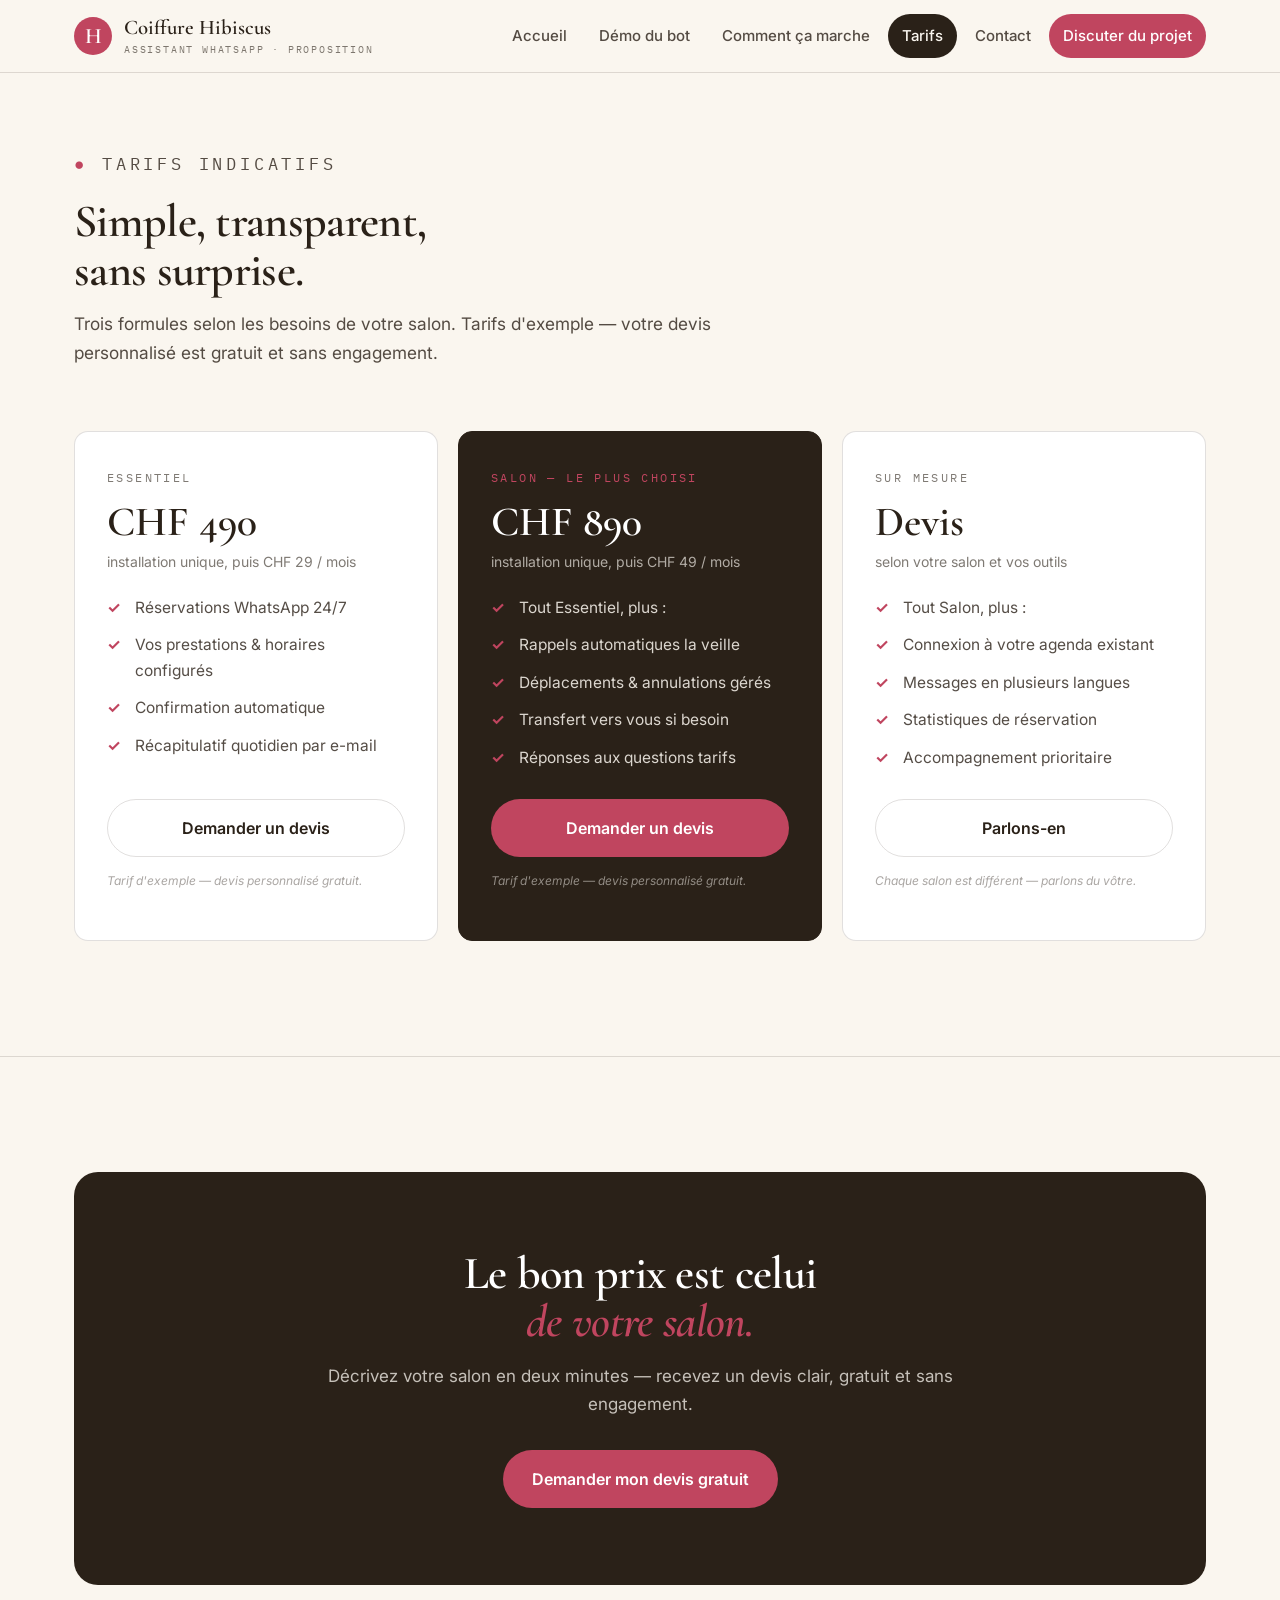
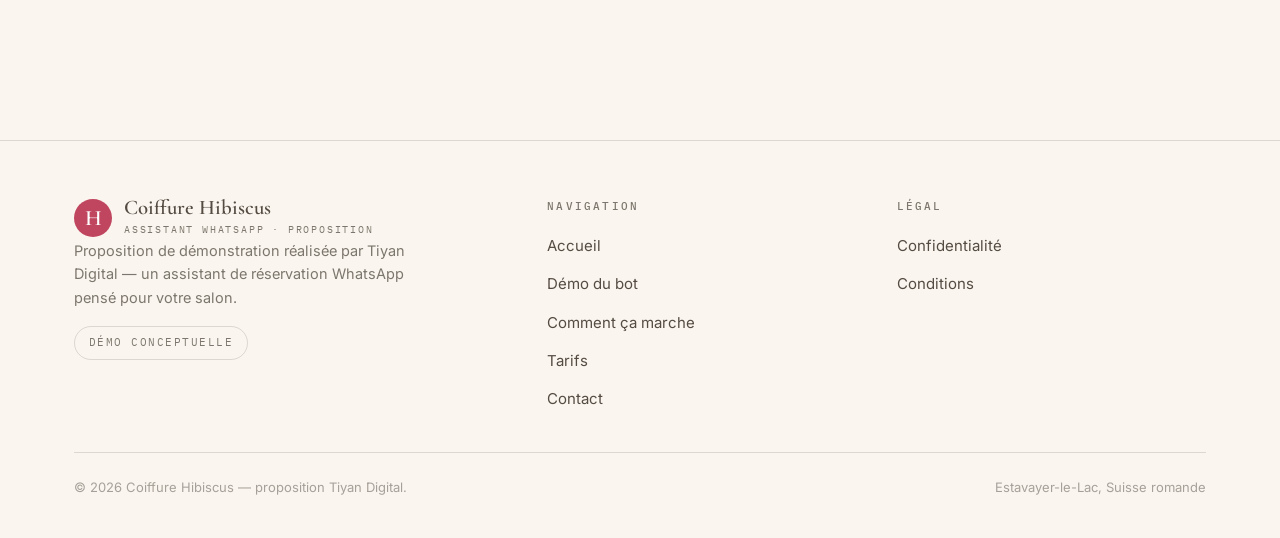
<file: tarifs.html>
<!DOCTYPE html>
<html lang="fr">
<head>
  <script>document.documentElement.classList.add('js');</script>
  <meta charset="UTF-8">
  <meta name="viewport" content="width=device-width, initial-scale=1.0">
  <title>Tarifs — Assistant WhatsApp | Coiffure Hibiscus</title>
  <meta name="description" content="Tarifs indicatifs pour l'assistante de réservation WhatsApp : trois formules simples, devis personnalisé gratuit.">
  <link rel="preconnect" href="https://fonts.googleapis.com">
  <link rel="preconnect" href="https://fonts.gstatic.com" crossorigin>
  <link href="https://fonts.googleapis.com/css2?family=Cormorant+Garamond:ital,wght@0,500;0,600;1,500&family=Inter:wght@400;500;600&family=IBM+Plex+Mono:wght@400;500&display=swap" rel="stylesheet">
  <link rel="stylesheet" href="css/style.css">
  <link rel="icon" href="data:image/svg+xml,<svg xmlns='http://www.w3.org/2000/svg' viewBox='0 0 100 100'><circle cx='50' cy='50' r='46' fill='%23C0455F'/><text x='50' y='68' font-size='52' text-anchor='middle' fill='white' font-family='Georgia'>H</text></svg>">
</head>
<body>
  <header class="site-header">
    <div class="nav-inner">
      <a class="brand" href="index.html" aria-label="Coiffure Hibiscus — accueil">
        <span class="brand-mark" aria-hidden="true">H</span>
        <span><span class="brand-name" data-business="name">Coiffure Hibiscus</span>
        <span class="brand-sub">Assistant WhatsApp · Proposition</span></span>
      </a>
      <button class="menu-toggle" aria-expanded="false" aria-controls="nav-links">Menu</button>
      <nav aria-label="Navigation principale">
        <ul class="nav-links" id="nav-links">
          <li><a href="index.html">Accueil</a></li>
          <li><a href="bot-demo.html">Démo du bot</a></li>
          <li><a href="comment-ca-marche.html">Comment ça marche</a></li>
          <li><a href="tarifs.html" aria-current="page">Tarifs</a></li>
          <li><a href="contact.html">Contact</a></li>
          <li><a href="contact.html" class="nav-cta">Discuter du projet</a></li>
        </ul>
      </nav>
    </div>
  </header>

  <main>
    <section style="padding-top: clamp(48px, 6vw, 88px)">
      <div class="wrap">
        <div class="section-head rise">
          <p class="eyebrow"><span class="dot">●</span> Tarifs indicatifs</p>
          <h2>Simple, transparent,<br>sans surprise.</h2>
          <p>Trois formules selon les besoins de votre salon. Tarifs d'exemple — votre devis personnalisé est gratuit et sans engagement.</p>
        </div>
        <div class="plans">
          <article class="plan rise">
            <p class="pname">Essentiel</p>
            <p class="pprice">CHF 490</p>
            <p class="pper">installation unique, puis CHF 29 / mois</p>
            <ul>
              <li>Réservations WhatsApp 24/7</li>
              <li>Vos prestations &amp; horaires configurés</li>
              <li>Confirmation automatique</li>
              <li>Récapitulatif quotidien par e-mail</li>
            </ul>
            <a class="btn btn-ghost" href="contact.html">Demander un devis</a>
            <p class="sample-tag">Tarif d'exemple — devis personnalisé gratuit.</p>
          </article>
          <article class="plan featured rise">
            <p class="pname">Salon — le plus choisi</p>
            <p class="pprice">CHF 890</p>
            <p class="pper">installation unique, puis CHF 49 / mois</p>
            <ul>
              <li>Tout Essentiel, plus :</li>
              <li>Rappels automatiques la veille</li>
              <li>Déplacements &amp; annulations gérés</li>
              <li>Transfert vers vous si besoin</li>
              <li>Réponses aux questions tarifs</li>
            </ul>
            <a class="btn btn-primary" href="contact.html">Demander un devis</a>
            <p class="sample-tag">Tarif d'exemple — devis personnalisé gratuit.</p>
          </article>
          <article class="plan rise">
            <p class="pname">Sur mesure</p>
            <p class="pprice">Devis</p>
            <p class="pper">selon votre salon et vos outils</p>
            <ul>
              <li>Tout Salon, plus :</li>
              <li>Connexion à votre agenda existant</li>
              <li>Messages en plusieurs langues</li>
              <li>Statistiques de réservation</li>
              <li>Accompagnement prioritaire</li>
            </ul>
            <a class="btn btn-ghost" href="contact.html">Parlons-en</a>
            <p class="sample-tag">Chaque salon est différent — parlons du vôtre.</p>
          </article>
        </div>
      </div>
    </section>

    <section>
      <div class="wrap">
        <div class="cta-band rise">
          <h2>Le bon prix est celui<br><em>de votre salon.</em></h2>
          <p>Décrivez votre salon en deux minutes — recevez un devis clair, gratuit et sans engagement.</p>
          <div class="hero-ctas">
            <a class="btn btn-primary" href="contact.html">Demander mon devis gratuit</a>
          </div>
        </div>
      </div>
    </section>
  </main>

  <footer class="site-footer">
    <div class="wrap">
      <div class="foot-grid">
        <div class="foot-brand">
          <a class="brand" href="index.html"><span class="brand-mark" aria-hidden="true">H</span>
          <span><span class="brand-name" data-business="name">Coiffure Hibiscus</span>
          <span class="brand-sub">Assistant WhatsApp · Proposition</span></span></a>
          <p>Proposition de démonstration réalisée par Tiyan Digital — un assistant de réservation WhatsApp pensé pour votre salon.</p>
          <p><span class="demo-badge">Démo conceptuelle</span></p>
        </div>
        <div>
          <h4>Navigation</h4>
          <ul>
            <li><a href="index.html">Accueil</a></li>
            <li><a href="bot-demo.html">Démo du bot</a></li>
            <li><a href="comment-ca-marche.html">Comment ça marche</a></li>
            <li><a href="tarifs.html">Tarifs</a></li>
            <li><a href="contact.html">Contact</a></li>
          </ul>
        </div>
        <div>
          <h4>Légal</h4>
          <ul>
            <li><a href="confidentialite.html">Confidentialité</a></li>
            <li><a href="conditions.html">Conditions</a></li>
          </ul>
        </div>
      </div>
      <div class="foot-bottom">
        <span>© <span data-year>2026</span> <span data-business="name">Coiffure Hibiscus</span> — proposition Tiyan Digital.</span>
        <span>Estavayer-le-Lac, Suisse romande</span>
      </div>
    </div>
  </footer>

  <script src="js/config.js"></script>
  <script src="js/main.js"></script>
  <script src="js/chat.js"></script>
</body>
</html>
</file>
<file: css/style.css>
/* ============================================================
   Coiffure Hibiscus — proposition : assistant de réservation WhatsApp
   Tokens: papier chaud / encre espresso / UN accent rose hibiscus.
   ============================================================ */
:root {
  --paper: #FAF6EF;
  --paper-deep: #F3EDE1;
  --ink: #2A2118;
  --ink-80: rgba(42, 33, 24, 0.8);
  --ink-60: rgba(42, 33, 24, 0.6);
  --ink-40: rgba(42, 33, 24, 0.4);
  --hairline: rgba(42, 33, 24, 0.14);
  --surface: #FFFFFF;
  --rose: #C0455F;          /* unique accent — CTA uniquement */
  --rose-deep: #A2374D;
  --rose-ink: #FFFFFF;
  --wa-green: #25D366;      /* sémantique WhatsApp, maquette téléphone uniquement */
  --wa-dark: #075E54;
  --wa-bg: #ECE5DD;
  --radius: 14px;
  --font-display: "Cormorant Garamond", Georgia, serif;
  --font-body: "Inter", -apple-system, "Segoe UI", sans-serif;
  --font-mono: "IBM Plex Mono", ui-monospace, monospace;
  --ease-out: cubic-bezier(0.16, 1, 0.3, 1);
  --maxw: 1180px;
}

*, *::before, *::after { box-sizing: border-box; }

html {
  scroll-behavior: smooth;
  overflow-x: clip;
}

body {
  margin: 0;
  background: var(--paper);
  color: var(--ink);
  font-family: var(--font-body);
  font-size: 17px;
  line-height: 1.65;
  -webkit-font-smoothing: antialiased;
  overflow-x: clip;
}

body::before {
  /* première règle CSS = fond de page, jamais de flash blanc */
  content: "";
  position: fixed;
  inset: 0;
  background: var(--paper);
  z-index: -1;
}

::selection { background: var(--rose); color: #fff; }

img { max-width: 100%; height: auto; display: block; }

/* ---------- Type ---------- */
h1, h2, h3 { font-family: var(--font-display); font-weight: 600; line-height: 1.05; margin: 0; }
h1 { font-size: clamp(2.6rem, 6vw, 4.6rem); letter-spacing: -0.02em; }
h2 { font-size: clamp(1.9rem, 3.6vw, 2.9rem); letter-spacing: -0.015em; }
h3 { font-size: 1.35rem; }
p { margin: 0 0 1.1em; max-width: 62ch; }

.eyebrow {
  font-family: var(--font-mono);
  font-size: 11px;
  letter-spacing: 0.22em;
  text-transform: uppercase;
  color: var(--ink-60);
  margin: 0 0 1.2rem;
}
.eyebrow .dot { color: var(--rose); }

/* ---------- Layout ---------- */
.wrap { max-width: var(--maxw); margin: 0 auto; padding: 0 24px; }
section { padding: clamp(72px, 9vw, 128px) 0; }
section + section { border-top: 1px solid var(--hairline); }

/* ---------- Header / nav ---------- */
.site-header {
  position: sticky; top: 0; z-index: 50;
  background: rgba(250, 246, 239, 0.92);
  backdrop-filter: blur(12px);
  -webkit-backdrop-filter: blur(12px);
  border-bottom: 1px solid var(--hairline);
}
.nav-inner {
  max-width: var(--maxw); margin: 0 auto; padding: 0 24px;
  display: flex; align-items: center; justify-content: space-between;
  min-height: 72px; gap: 16px;
}
.brand { display: flex; align-items: center; gap: 12px; text-decoration: none; color: var(--ink); }
.brand-mark {
  width: 38px; height: 38px; border-radius: 50%;
  background: var(--rose); color: #fff;
  display: grid; place-items: center;
  font-family: var(--font-display); font-size: 22px; font-weight: 600;
  flex: none;
}
.brand-name { font-family: var(--font-display); font-size: 1.3rem; font-weight: 600; line-height: 1.1; }
.brand-sub { font-family: var(--font-mono); font-size: 10px; letter-spacing: 0.18em; text-transform: uppercase; color: var(--ink-60); display: block; }
.nav-links { display: flex; gap: 4px; align-items: center; list-style: none; margin: 0; padding: 0; }
.nav-links a {
  text-decoration: none; color: var(--ink-80); font-size: 15px; font-weight: 500;
  padding: 10px 14px; border-radius: 999px; transition: background 0.2s var(--ease-out), color 0.2s;
  min-height: 44px; display: inline-flex; align-items: center;
}
.nav-links a:hover { background: var(--paper-deep); color: var(--ink); }
.nav-links a[aria-current="page"] { background: var(--ink); color: var(--paper); }
.nav-cta {
  background: var(--rose) !important; color: #fff !important; font-weight: 600;
}
.nav-cta:hover { background: var(--rose-deep) !important; }
.menu-toggle { display: none; background: none; border: 1px solid var(--hairline); border-radius: 10px; padding: 10px 14px; font-size: 15px; cursor: pointer; color: var(--ink); min-height: 44px; }

/* ---------- Buttons ---------- */
.btn {
  display: inline-flex; align-items: center; justify-content: center; gap: 10px;
  font-family: var(--font-body); font-weight: 600; font-size: 16px;
  padding: 15px 28px; border-radius: 999px; text-decoration: none; cursor: pointer;
  border: 1px solid transparent; min-height: 52px;
  transition: transform 0.18s var(--ease-out), background 0.2s, box-shadow 0.2s;
}
.btn:active { transform: scale(0.97); }
.btn-primary { background: var(--rose); color: var(--rose-ink); }
.btn-primary:hover { background: var(--rose-deep); transform: translateY(-1px); }
.btn-ghost { background: transparent; color: var(--ink); border-color: var(--hairline); }
.btn-ghost:hover { border-color: var(--ink); transform: translateY(-1px); }
.btn-wa { background: var(--wa-green); color: #fff; }
.btn-wa:hover { filter: brightness(0.94); transform: translateY(-1px); }

/* ---------- Hero ---------- */
.hero { padding: clamp(56px, 7vw, 110px) 0 clamp(72px, 8vw, 120px); }
.hero-grid { display: grid; grid-template-columns: 1.05fr 0.95fr; gap: clamp(40px, 6vw, 90px); align-items: center; }
.hero h1 { margin-bottom: 1.4rem; }
.hero h1 em { font-style: italic; color: var(--rose); }
.hero .lede { font-size: clamp(1.05rem, 1.6vw, 1.25rem); color: var(--ink-80); margin-bottom: 2.2rem; }
.hero-ctas { display: flex; gap: 14px; flex-wrap: wrap; margin-bottom: 2.4rem; }
.hero-proof { display: flex; gap: 28px; flex-wrap: wrap; }
.hero-proof div { font-size: 14px; color: var(--ink-60); }
.hero-proof strong { display: block; font-family: var(--font-display); font-size: 1.7rem; color: var(--ink); font-weight: 600; }

/* ---------- Phone mock (signature) ---------- */
.phone-stage { display: flex; justify-content: center; position: relative; }
.phone-stage::before {
  content: ""; position: absolute; width: 420px; height: 420px; border-radius: 50%;
  background: radial-gradient(circle, rgba(192, 69, 95, 0.12), transparent 65%);
  top: 50%; left: 50%; transform: translate(-50%, -50%); pointer-events: none;
}
.phone {
  width: min(340px, 84vw); border-radius: 44px; overflow: hidden;
  background: var(--wa-bg); border: 10px solid #141210;
  box-shadow: 0 30px 70px rgba(42, 33, 24, 0.22);
  position: relative;
}
.phone-notch { height: 26px; background: #141210; display: flex; justify-content: center; }
.phone-notch span { width: 110px; height: 20px; background: #141210; border-radius: 0 0 14px 14px; }
.wa-head { background: var(--wa-dark); color: #fff; padding: 12px 14px; display: flex; align-items: center; gap: 10px; }
.wa-avatar {
  width: 40px; height: 40px; border-radius: 50%; background: var(--rose); color: #fff;
  display: grid; place-items: center; font-family: var(--font-display); font-size: 20px; flex: none;
}
.wa-name { font-size: 15px; font-weight: 600; line-height: 1.2; }
.wa-status { font-size: 12px; opacity: 0.85; }
.wa-body { padding: 16px 12px; display: flex; flex-direction: column; gap: 8px; min-height: 340px; }
.wa-date {
  align-self: center; background: #E9FDEF; color: #54656F; font-size: 11px;
  padding: 5px 12px; border-radius: 8px; margin-bottom: 6px;
}
.msg { max-width: 82%; padding: 9px 12px; border-radius: 12px; font-size: 14px; line-height: 1.45; position: relative; }
.msg time { display: block; font-size: 10px; opacity: 0.6; text-align: right; margin-top: 3px; }
.msg.in { background: #fff; align-self: flex-start; border-top-left-radius: 3px; box-shadow: 0 1px 1px rgba(0,0,0,0.08); }
.msg.out { background: #D9FDD3; align-self: flex-end; border-top-right-radius: 3px; box-shadow: 0 1px 1px rgba(0,0,0,0.08); }
.msg.typing { display: flex; gap: 5px; padding: 13px 16px; }
.msg.typing i { width: 7px; height: 7px; border-radius: 50%; background: #8696A0; animation: tp 1.1s infinite; }
.msg.typing i:nth-child(2) { animation-delay: 0.18s; }
.msg.typing i:nth-child(3) { animation-delay: 0.36s; }
@keyframes tp { 0%, 60%, 100% { transform: none; opacity: 0.5; } 30% { transform: translateY(-4px); opacity: 1; } }
.wa-input { background: #F0F0F0; padding: 10px 12px; display: flex; gap: 8px; align-items: center; }
.wa-input .fake-field { flex: 1; background: #fff; border-radius: 999px; padding: 10px 16px; font-size: 14px; color: #8696A0; }
.wa-input .fake-send { width: 42px; height: 42px; border-radius: 50%; background: var(--wa-green); display: grid; place-items: center; flex: none; }
.demo-note { font-size: 12px; color: var(--ink-60); text-align: center; margin-top: 14px; font-style: italic; }

/* entrance motion — hidden state ONLY when JS runs (no-JS keeps content visible) */
.js .rise { opacity: 0; transform: translateY(26px); }
.js .rise.in { opacity: 1; transform: none; transition: opacity 0.8s var(--ease-out), transform 0.8s var(--ease-out); }
@media (prefers-reduced-motion: reduce) {
  .js .rise { opacity: 1; transform: none; }
  *, *::before, *::after { animation-duration: 0.001s !important; transition-duration: 0.001s !important; }
  html { scroll-behavior: auto; }
}

/* ---------- Sections ---------- */
.section-head { max-width: 720px; margin-bottom: clamp(36px, 5vw, 64px); }
.section-head h2 { margin-bottom: 1rem; }
.section-head p { color: var(--ink-80); font-size: 1.08rem; }

/* problem / pain */
.pain-grid { display: grid; grid-template-columns: repeat(3, 1fr); gap: 20px; }
.pain-card {
  background: var(--surface); border: 1px solid var(--hairline); border-radius: var(--radius);
  padding: 30px 28px;
}
.pain-card .num { font-family: var(--font-mono); font-size: 12px; letter-spacing: 0.2em; color: var(--rose); display: block; margin-bottom: 14px; }
.pain-card h3 { margin-bottom: 10px; }
.pain-card p { font-size: 15.5px; color: var(--ink-80); margin: 0; }

/* benefits — editorial numbered list */
.benefit { display: grid; grid-template-columns: 120px 1fr; gap: clamp(20px, 4vw, 60px); padding: 38px 0; border-top: 1px solid var(--hairline); align-items: baseline; }
.benefit:last-child { border-bottom: 1px solid var(--hairline); }
.benefit .bnum { font-family: var(--font-display); font-size: clamp(2.6rem, 5vw, 4rem); color: var(--rose); line-height: 1; }
.benefit h3 { font-size: 1.6rem; margin-bottom: 8px; }
.benefit p { color: var(--ink-80); margin: 0; }

/* steps */
.steps { display: grid; grid-template-columns: repeat(3, 1fr); gap: 20px; counter-reset: step; }
.step {
  background: var(--ink); color: var(--paper); border-radius: var(--radius);
  padding: 34px 30px; position: relative; overflow: hidden;
}
.step::after {
  content: ""; position: absolute; right: -40px; top: -40px; width: 150px; height: 150px;
  border-radius: 50%; background: radial-gradient(circle, rgba(192,69,95,0.35), transparent 70%);
}
.step .snum { font-family: var(--font-mono); font-size: 12px; letter-spacing: 0.2em; color: var(--rose); display: block; margin-bottom: 16px; }
.step h3 { color: #fff; margin-bottom: 10px; }
.step p { color: rgba(250, 246, 239, 0.75); font-size: 15.5px; margin: 0; }

/* pricing */
.plans { display: grid; grid-template-columns: repeat(3, 1fr); gap: 20px; align-items: stretch; }
.plan {
  background: var(--surface); border: 1px solid var(--hairline); border-radius: var(--radius);
  padding: 36px 32px; display: flex; flex-direction: column;
}
.plan.featured { background: var(--ink); color: var(--paper); border-color: var(--ink); position: relative; }
.plan .pname { font-family: var(--font-mono); font-size: 12px; letter-spacing: 0.2em; text-transform: uppercase; color: var(--ink-60); margin-bottom: 14px; }
.plan.featured .pname { color: var(--rose); }
.plan .pprice { font-family: var(--font-display); font-size: 2.6rem; font-weight: 600; line-height: 1; margin-bottom: 6px; }
.plan.featured .pprice { color: #fff; }
.plan .pper { font-size: 14px; color: var(--ink-60); margin-bottom: 22px; }
.plan.featured .pper { color: rgba(250,246,239,0.65); }
.plan ul { list-style: none; margin: 0 0 28px; padding: 0; display: flex; flex-direction: column; gap: 12px; font-size: 15.5px; }
.plan li { padding-left: 28px; position: relative; color: var(--ink-80); }
.plan.featured li { color: rgba(250,246,239,0.85); }
.plan li::before { content: "✓"; position: absolute; left: 0; color: var(--rose); font-weight: 700; }
.plan .btn { margin-top: auto; }
.plan .sample-tag { font-size: 12px; font-style: italic; color: var(--ink-40); margin-top: 14px; }
.plan.featured .sample-tag { color: rgba(250,246,239,0.5); }

/* FAQ */
.faq { border-top: 1px solid var(--hairline); }
.faq details { border-bottom: 1px solid var(--hairline); padding: 6px 0; }
.faq summary {
  cursor: pointer; font-family: var(--font-display); font-size: 1.35rem; font-weight: 600;
  padding: 20px 8px; list-style: none; display: flex; justify-content: space-between; align-items: center; gap: 16px;
  min-height: 56px;
}
.faq summary::-webkit-details-marker { display: none; }
.faq summary::after { content: "+"; font-family: var(--font-body); font-size: 1.6rem; color: var(--rose); flex: none; transition: transform 0.25s var(--ease-out); }
.faq details[open] summary::after { transform: rotate(45deg); }
.faq .a { padding: 0 8px 26px; color: var(--ink-80); max-width: 68ch; }
.faq .a p { margin: 0; }

/* ---------- Bot demo page ---------- */
.demo-layout { display: grid; grid-template-columns: 380px 1fr; gap: clamp(28px, 4vw, 56px); align-items: start; }
.scenario-list { display: flex; flex-direction: column; gap: 10px; position: sticky; top: 96px; }
.scenario-btn {
  text-align: left; background: var(--surface); border: 1px solid var(--hairline); border-radius: var(--radius);
  padding: 18px 20px; cursor: pointer; font-family: var(--font-body); color: var(--ink);
  transition: border-color 0.2s, transform 0.18s var(--ease-out);
  min-height: 60px;
}
.scenario-btn:hover { transform: translateX(4px); }
.scenario-btn.active { border-color: var(--rose); box-shadow: 0 0 0 1px var(--rose); }
.scenario-btn strong { display: block; font-size: 16px; margin-bottom: 4px; }
.scenario-btn span { font-size: 13.5px; color: var(--ink-60); }
.chat-panel { display: flex; flex-direction: column; align-items: center; }
.quick-replies { display: flex; flex-wrap: wrap; gap: 8px; justify-content: center; margin-top: 18px; max-width: 420px; }
.qr {
  border: 1px solid var(--wa-green); color: #0b6e4f; background: #fff; border-radius: 999px;
  padding: 10px 18px; font-size: 14px; font-weight: 500; cursor: pointer; min-height: 44px;
  transition: background 0.18s, transform 0.18s var(--ease-out);
}
.qr:hover { background: #E9FDEF; transform: translateY(-1px); }
.qr:disabled { opacity: 0.45; cursor: default; transform: none; }
.demo-reset {
  margin-top: 14px; background: none; border: none; color: var(--ink-60); font-size: 14px;
  cursor: pointer; text-decoration: underline; text-underline-offset: 4px; min-height: 44px;
}

/* ---------- Forms ---------- */
.form-card { background: var(--surface); border: 1px solid var(--hairline); border-radius: var(--radius); padding: clamp(28px, 4vw, 48px); max-width: 640px; }
.field { margin-bottom: 22px; }
.field label { display: block; font-weight: 600; font-size: 15px; margin-bottom: 8px; }
.field label .req { color: var(--rose); }
.field input, .field textarea, .field select {
  width: 100%; font-family: var(--font-body); font-size: 16px; color: var(--ink);
  border: 1px solid var(--hairline); border-radius: 10px; padding: 14px 16px; background: var(--paper);
  min-height: 52px;
}
.field textarea { min-height: 130px; resize: vertical; }
.field input:focus, .field textarea:focus, .field select:focus {
  outline: 2px solid var(--rose); outline-offset: 1px; border-color: var(--rose);
}
.field .hint { font-size: 13px; color: var(--ink-60); margin-top: 6px; }
.field .error { font-size: 13.5px; color: var(--rose-deep); margin-top: 6px; display: none; font-weight: 500; }
.field.invalid input, .field.invalid textarea { border-color: var(--rose-deep); }
.field.invalid .error { display: block; }
.consent { display: flex; gap: 12px; align-items: flex-start; font-size: 14.5px; color: var(--ink-80); margin: 26px 0; }
.consent input { width: 22px; height: 22px; margin-top: 2px; flex: none; accent-color: var(--rose); }
.form-note { font-size: 13px; color: var(--ink-60); font-style: italic; margin-top: 18px; }

/* ---------- Footer ---------- */
.site-footer { border-top: 1px solid var(--hairline); padding: 56px 0 40px; margin-top: 40px; }
.foot-grid { display: grid; grid-template-columns: 1.4fr 1fr 1fr; gap: 40px; margin-bottom: 40px; }
.foot-grid h4 { font-family: var(--font-mono); font-size: 11px; letter-spacing: 0.2em; text-transform: uppercase; color: var(--ink-60); margin: 0 0 16px; font-weight: 500; }
.foot-grid ul { list-style: none; margin: 0; padding: 0; display: flex; flex-direction: column; gap: 10px; }
.foot-grid a { color: var(--ink-80); text-decoration: none; font-size: 15px; }
.foot-grid a:hover { color: var(--rose); }
.foot-brand p { font-size: 14.5px; color: var(--ink-60); max-width: 38ch; }
.foot-bottom { border-top: 1px solid var(--hairline); padding-top: 24px; display: flex; justify-content: space-between; gap: 16px; flex-wrap: wrap; font-size: 13px; color: var(--ink-40); }
.demo-badge {
  display: inline-block; font-family: var(--font-mono); font-size: 10.5px; letter-spacing: 0.14em; text-transform: uppercase;
  border: 1px solid var(--hairline); border-radius: 999px; padding: 7px 14px; color: var(--ink-60);
}

/* ---------- CTA band ---------- */
.cta-band { background: var(--ink); color: var(--paper); border-radius: 24px; padding: clamp(44px, 6vw, 80px) clamp(28px, 5vw, 72px); text-align: center; }
.cta-band h2 { color: #fff; margin-bottom: 1rem; }
.cta-band h2 em { font-style: italic; color: var(--rose); }
.cta-band p { color: rgba(250, 246, 239, 0.75); margin: 0 auto 2rem; }
.cta-band .hero-ctas { justify-content: center; margin-bottom: 0; }

/* ---------- Responsive ---------- */
@media (max-width: 960px) {
  .hero-grid { grid-template-columns: 1fr; }
  .phone-stage { order: -1; }
  .pain-grid, .steps, .plans { grid-template-columns: 1fr; }
  .demo-layout { grid-template-columns: 1fr; }
  .scenario-list { position: static; flex-direction: row; overflow-x: auto; padding-bottom: 8px; }
  .scenario-btn { min-width: 240px; }
  .benefit { grid-template-columns: 1fr; gap: 12px; }
  .foot-grid { grid-template-columns: 1fr; gap: 28px; }
  .menu-toggle { display: inline-flex; align-items: center; }
  .nav-links {
    display: none; position: absolute; top: 72px; left: 0; right: 0;
    background: var(--paper); flex-direction: column; align-items: stretch;
    border-bottom: 1px solid var(--hairline); padding: 12px 24px 20px; gap: 4px;
  }
  .nav-links.open { display: flex; }
  .nav-links a { padding: 14px 16px; }
  .site-header { position: sticky; }
  .nav-inner { position: relative; }
}
@media (max-width: 480px) {
  .wrap { padding: 0 18px; }
  .hero-ctas .btn { width: 100%; }
  .hero-proof { gap: 18px; }
}
</file>
